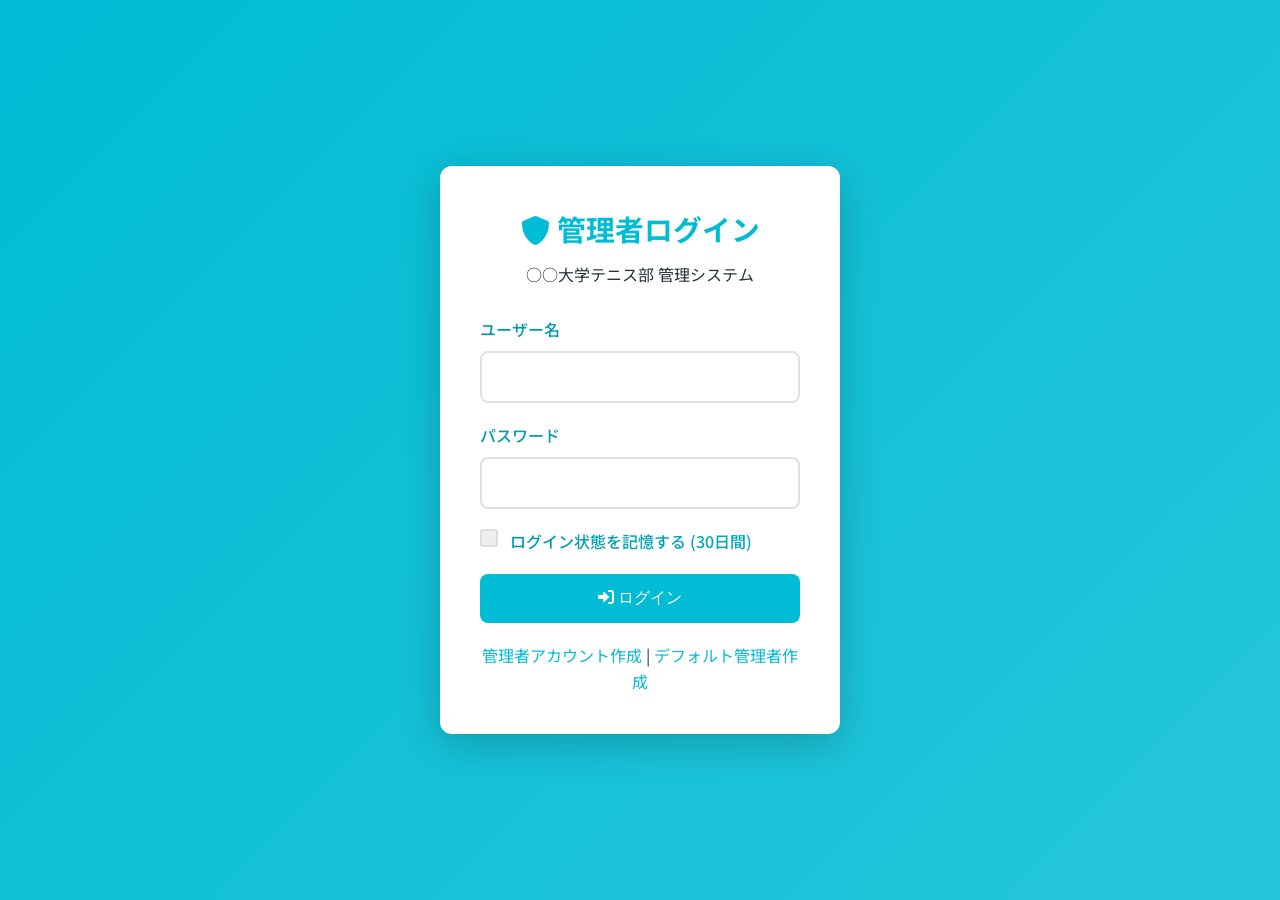
<file: admin-dashboard.html>
<!DOCTYPE html>
<html lang="ja">
<head>
    <meta charset="UTF-8">
    <meta name="viewport" content="width=device-width, initial-scale=1.0">
    <title>管理者ダッシュボード - ○○大学テニス部</title>
    <link rel="stylesheet" href="/style.css">
    <link href="https://fonts.googleapis.com/css2?family=Noto+Sans+JP:wght@300;400;500;700;800&display=swap" rel="stylesheet">
    <link href="https://cdnjs.cloudflare.com/ajax/libs/font-awesome/6.0.0/css/all.min.css" rel="stylesheet">
    <style>
        body {
            margin: 0;
            background-color: #f5f5f5;
        }
        .admin-header {
            background: #00bcd4;
            color: white;
            padding: 15px 20px;
            display: flex;
            justify-content: space-between;
            align-items: center;
            box-shadow: 0 2px 4px rgba(0,0,0,0.1);
        }
        .admin-title {
            font-size: 1.5rem;
            font-weight: 600;
        }
        .logout-btn {
            background: rgba(255,255,255,0.2);
            border: none;
            color: white;
            padding: 8px 16px;
            border-radius: 6px;
            cursor: pointer;
            text-decoration: none;
        }
        .logout-btn:hover {
            background: rgba(255,255,255,0.3);
        }
        .dashboard-container {
            max-width: 1200px;
            margin: 20px auto;
            padding: 0 20px;
        }
        .stats-grid {
            display: grid;
            grid-template-columns: repeat(auto-fit, minmax(280px, 1fr));
            gap: 20px;
            margin-bottom: 30px;
        }
        .stat-card {
            background: white;
            padding: 25px;
            border-radius: 12px;
            box-shadow: 0 2px 10px rgba(0,0,0,0.1);
            text-align: center;
        }
        .stat-number {
            font-size: 2.5rem;
            font-weight: 700;
            color: #00bcd4;
            margin: 10px 0;
        }
        .stat-label {
            color: #666;
            font-size: 1rem;
        }
        .section {
            background: white;
            border-radius: 12px;
            padding: 25px;
            margin-bottom: 20px;
            box-shadow: 0 2px 10px rgba(0,0,0,0.1);
        }
        .section-title {
            font-size: 1.3rem;
            font-weight: 600;
            color: #333;
            margin-bottom: 20px;
            padding-bottom: 10px;
            border-bottom: 2px solid #00bcd4;
        }
        .contact-list {
            max-height: 400px;
            overflow-y: auto;
        }
        .contact-item {
            padding: 15px;
            border-bottom: 1px solid #eee;
            display: flex;
            justify-content: space-between;
            align-items: center;
        }
        .contact-info {
            flex: 1;
        }
        .contact-name {
            font-weight: 600;
            color: #333;
        }
        .contact-email {
            color: #666;
            font-size: 0.9rem;
        }
        .contact-date {
            color: #999;
            font-size: 0.8rem;
        }
        .status-badge {
            padding: 4px 8px;
            border-radius: 12px;
            font-size: 0.8rem;
            font-weight: 500;
        }
        .status-unread {
            background: #ffebee;
            color: #c62828;
        }
        .status-read {
            background: #e8f5e9;
            color: #2e7d32;
        }
        .loading {
            text-align: center;
            color: #666;
            padding: 40px;
        }
        .error {
            color: #f44336;
            background: #ffebee;
            padding: 15px;
            border-radius: 8px;
            margin: 10px 0;
        }
    </style>
</head>
<body>
    <div class="admin-header">
        <div class="admin-title">
            <i class="fas fa-tachometer-alt"></i> 管理者ダッシュボード
        </div>
        <button class="logout-btn" id="logout-btn">
            <i class="fas fa-sign-out-alt"></i> ログアウト
        </button>
    </div>

    <div class="dashboard-container">
        <!-- 統計情報 -->
        <div class="stats-grid" id="stats-grid">
            <div class="stat-card">
                <div class="stat-number" id="total-contacts">-</div>
                <div class="stat-label">総お問い合わせ</div>
            </div>
            <div class="stat-card">
                <div class="stat-number" id="unread-contacts">-</div>
                <div class="stat-label">未読お問い合わせ</div>
            </div>
            <div class="stat-card">
                <div class="stat-number" id="today-contacts">-</div>
                <div class="stat-label">今日のお問い合わせ</div>
            </div>
            <div class="stat-card">
                <div class="stat-number" id="total-posts">-</div>
                <div class="stat-label">SNS投稿数</div>
            </div>
        </div>

        <!-- お問い合わせ一覧 -->
        <div class="section">
            <div class="section-title">
                <i class="fas fa-envelope"></i> 最近のお問い合わせ
            </div>
            <div id="contact-list" class="contact-list">
                <div class="loading">読み込み中...</div>
            </div>
        </div>

        <!-- SNS投稿一覧 -->
        <div class="section">
            <div class="section-title">
                <i class="fas fa-share-alt"></i> 最近のSNS投稿
            </div>
            <div id="sns-list">
                <div class="loading">読み込み中...</div>
            </div>
        </div>
    </div>

    <script>
        let token = null; // グローバルトークン変数を宣言

        // 認証チェック
        function checkAuth() {
            console.log('🔍 認証チェック開始');
            token = localStorage.getItem('adminToken');
            console.log('保存されたトークン:', token ? token.substring(0, 30) + '...' : 'なし');
            
            if (!token) {
                console.log('❌ トークンがありません - ログインページにリダイレクト');
                alert('ログインが必要です。ログインページに移動します。');
                window.location.href = '/admin-login.html';
                return false;
            }
            
            // トークンの有効性をチェック
            try {
                const tokenPayload = JSON.parse(atob(token.split('.')[1]));
                const currentTime = Math.floor(Date.now() / 1000);
                console.log('トークン有効期限:', new Date(tokenPayload.exp * 1000));
                console.log('現在時刻:', new Date(currentTime * 1000));
                
                if (tokenPayload.exp < currentTime) {
                    console.log('❌ トークンが期限切れです');
                    alert('ログインの有効期限が切れました。再ログインしてください。');
                    logout();
                    return false;
                }
                
                console.log('✅ トークンは有効です');
                return true;
            } catch (error) {
                console.error('❌ トークン解析エラー:', error);
                alert('認証エラーが発生しました。再ログインしてください。');
                logout();
                return false;
            }
        }        
        
        // ログアウト
        function logout() {
            // すべてのログイン関連情報を削除
            localStorage.removeItem('adminToken');
            localStorage.removeItem('adminCredentials');
            console.log('ログアウト - すべてのログイン情報を削除しました');
            window.location.href = '/admin-login.html';
        }

        // ページ初期化
        function initializePage() {
            console.log('📄 ダッシュボードページ初期化開始');
            try {
                if (checkAuth()) {
                    console.log('✅ 認証OK - データ読み込み開始');
                    loadDashboardData();
                } else {
                    console.log('❌ 認証NG - 処理中断');
                }
            } catch (error) {
                console.error('💥 ページ初期化エラー:', error);
                document.getElementById('contact-list').innerHTML = `
                    <div class="error">
                        ページ初期化エラー: ${error.message}<br>
                        <a href="/admin-login.html" style="color: #ff5722;">ログインページに戻る</a>
                    </div>
                `;
            }
        }

        // イベントリスナーを追加
        function setupEventListeners() {
            // ログアウトボタンのイベントリスナー
            const logoutBtn = document.getElementById('logout-btn');
            if (logoutBtn) {
                logoutBtn.addEventListener('click', function() {
                    logout();
                });
            }
        }

        // ダッシュボードデータ読み込み
        async function loadDashboardData() {
            try {
                console.log('🔄 ダッシュボードデータを読み込み中...');
                console.log('🎟️ 使用するトークン:', token ? token.substring(0, 20) + '...' : 'なし');
                
                const response = await fetch('/api/admin/dashboard', {
                    headers: {
                        'Authorization': `Bearer ${token}`,
                        'Content-Type': 'application/json'
                    }
                });

                console.log('📊 Response status:', response.status);
                console.log('📋 Response headers:', Object.fromEntries(response.headers.entries()));
                
                if (response.status === 401) {
                    console.log('❌ 認証エラー (401) - トークンを再取得して再試行');
                    // トークンを削除して再ログインを促す
                    localStorage.removeItem('adminToken');
                    document.getElementById('contact-list').innerHTML = `
                        <div class="error">
                            認証の有効期限が切れました<br>
                            <a href="/admin-login.html">再ログインしてください</a>
                        </div>
                    `;
                    document.getElementById('sns-list').innerHTML = `
                        <div class="error">
                            認証の有効期限が切れました<br>
                            <a href="/admin-login.html">再ログインしてください</a>
                        </div>
                    `;
                    return;
                }

                const data = await response.json();
                console.log('📊 受信データ全体:', JSON.stringify(data, null, 2));
                console.log('👥 お問い合わせ統計:', data.data?.contacts);
                console.log('📧 最新お問い合わせ:', data.data?.recent_contacts);

                if (data.success) {
                    // 統計情報を更新
                    document.getElementById('total-contacts').textContent = data.data.contacts?.total || 0;
                    document.getElementById('unread-contacts').textContent = data.data.contacts?.unread || 0;
                    document.getElementById('today-contacts').textContent = data.data.contacts?.today || 0;
                    document.getElementById('total-posts').textContent = data.data.sns?.total_posts || 0;

                    // お問い合わせ一覧を更新
                    const contactList = document.getElementById('contact-list');
                    console.log('📧 受信したお問い合わせデータ:', data.data.recent_contacts);
                    
                    if (data.data.recent_contacts && data.data.recent_contacts.length > 0) {
                        // 各お問い合わせの詳細をログ出力
                        data.data.recent_contacts.forEach(contact => {
                            console.log(`お問い合わせ ${contact.id}:`, {
                                name: contact.name,
                                email: contact.email,
                                subject: contact.subject,
                                message: contact.message,
                                status: contact.status,
                                created_at: contact.created_at
                            });
                        });
                        
                        contactList.innerHTML = data.data.recent_contacts.map(contact => `
                            <div class="contact-item clickable-contact" data-contact-id="${contact.id}" data-status="${contact.status}" style="cursor: pointer; padding: 10px; margin-bottom: 10px; border-radius: 8px; transition: background-color 0.2s;">
                                <div class="contact-info">
                                    <div class="contact-name">${contact.name}</div>
                                    <div class="contact-email">${contact.email}</div>
                                    <div class="contact-date">${new Date(contact.created_at).toLocaleString('ja-JP')}</div>
                                </div>
                                <div class="status-badge status-${contact.status}" id="status-${contact.id}">
                                    ${contact.status === 'unread' ? '未読' : contact.status === 'read' ? '既読' : '返信済み'}
                                </div>
                                <div class="contact-details" id="details-${contact.id}" style="display: none; margin-top: 10px; padding-top: 10px; border-top: 1px solid #eee;">
                                    ${contact.subject ? `<div class="contact-subject" style="margin-bottom: 8px;"><strong>件名:</strong> ${contact.subject}</div>` : ''}
                                    <div class="contact-message" style="background: #f8f9fa; padding: 10px; border-radius: 4px; white-space: pre-wrap; font-size: 0.9em; line-height: 1.4;">
                                        <strong>メッセージ:</strong><br>
                                        ${contact.message || 'メッセージなし'}
                                    </div>
                                </div>
                            </div>
                        `).join('');
                        
                        // イベントリスナーを追加
                        document.querySelectorAll('.clickable-contact').forEach(item => {
                            item.addEventListener('click', function() {
                                const contactId = this.getAttribute('data-contact-id');
                                const status = this.getAttribute('data-status');
                                console.log('📱 お問い合わせクリック:', contactId, status);
                                toggleContactDetails(contactId, status);
                            });
                            
                            // ホバー効果
                            item.addEventListener('mouseenter', function() {
                                this.style.backgroundColor = '#f8f9fa';
                            });
                            
                            item.addEventListener('mouseleave', function() {
                                this.style.backgroundColor = '';
                            });
                        });
                        
                    } else {
                        contactList.innerHTML = '<div class="loading">お問い合わせはありません<br><a href="/api/admin/create-test-data" target="_blank" style="color: #00bcd4;">テストデータを作成</a></div>';
                    }

                    // SNS投稿一覧を更新
                    const snsList = document.getElementById('sns-list');
                    if (data.data.recent_posts && data.data.recent_posts.length > 0) {
                        snsList.innerHTML = data.data.recent_posts.map(post => `
                            <div class="contact-item">
                                <div class="contact-info">
                                    <div class="contact-name">${post.platform.toUpperCase()}</div>
                                    <div class="contact-email">${post.content.substring(0, 100)}...</div>
                                    <div class="contact-date">${new Date(post.created_at).toLocaleString('ja-JP')}</div>
                                </div>
                                <div class="status-badge status-read">
                                    ❤️ ${post.likes_count} 💬 ${post.comments_count}
                                </div>
                            </div>
                        `).join('');
                    } else {
                        snsList.innerHTML = '<div class="loading">SNS投稿はありません<br><a href="/api/admin/create-test-data" target="_blank" style="color: #00bcd4;">テストデータを作成</a></div>';
                    }

                } else {
                    throw new Error(data.error || 'データの読み込みに失敗しました');
                }
            } catch (error) {
                console.error('ダッシュボード読み込みエラー:', error);
                const errorMessage = `<div class="error">データの読み込みに失敗しました<br>
                    エラー: ${error.message}<br>
                    <a href="/api/admin/create-test-data" target="_blank" style="color: #00bcd4;">テストデータを作成</a><br>
                    <a href="/api/admin/debug" target="_blank" style="color: #00bcd4;">デバッグ情報を確認</a><br>
                    <a href="/admin-login.html" style="color: #ff5722;">再ログイン</a>
                </div>`;
                document.getElementById('contact-list').innerHTML = errorMessage;
                document.getElementById('sns-list').innerHTML = errorMessage;
            }
        }

        // お問い合わせ詳細の表示/非表示を切り替え
        function toggleContactDetails(contactId, currentStatus) {
            console.log(`🔍 toggleContactDetails called: contactId=${contactId}, status=${currentStatus}`);
            
            const detailsElement = document.getElementById(`details-${contactId}`);
            const statusElement = document.getElementById(`status-${contactId}`);
            
            console.log('詳細要素:', detailsElement);
            console.log('ステータス要素:', statusElement);
            console.log('現在の表示状態:', detailsElement ? detailsElement.style.display : 'element not found');
            
            if (detailsElement) {
                if (detailsElement.style.display === 'none' || detailsElement.style.display === '') {
                    // 詳細を表示
                    detailsElement.style.display = 'block';
                    console.log('✅ 詳細を表示しました');
                    
                    // 未読の場合は既読にする
                    if (currentStatus === 'unread') {
                        console.log('📖 未読のため既読にマークします');
                        markAsRead(contactId);
                    }
                } else {
                    // 詳細を非表示
                    detailsElement.style.display = 'none';
                    console.log('❌ 詳細を非表示にしました');
                }
            } else {
                console.error('❌ 詳細要素が見つかりません:', `details-${contactId}`);
            }
        }

        // お問い合わせを既読にマーク
        function markAsRead(contactId) {
            console.log(`📖 お問い合わせ ${contactId} を既読にマーク中...`);
            console.log('使用するトークン:', token ? token.substring(0, 30) + '...' : 'なし');
            
            fetch('/api/admin/mark-contact-read', {
                method: 'POST',
                headers: {
                    'Content-Type': 'application/json',
                    'Authorization': `Bearer ${token}`
                },
                body: JSON.stringify({ contactId: contactId })
            })
            .then(response => {
                console.log('📨 既読マーク APIレスポンス status:', response.status);
                return response.json();
            })
            .then(data => {
                console.log('📊 既読マーク APIレスポンス data:', data);
                if (data.success) {
                    console.log('✅ 既読マーク成功');
                    // UIを更新
                    const statusElement = document.getElementById(`status-${contactId}`);
                    if (statusElement) {
                        statusElement.textContent = '既読';
                        statusElement.className = 'status-badge status-read';
                        console.log('✅ UI更新完了');
                    } else {
                        console.error('❌ ステータス要素が見つかりません:', `status-${contactId}`);
                    }
                    // 統計を更新
                    setTimeout(() => {
                        console.log('🔄 統計データを再読み込み中...');
                        loadDashboardData();
                    }, 1000);
                } else {
                    console.error('❌ 既読マーク失敗:', data.error);
                    alert('既読マークに失敗しました: ' + (data.error || '不明なエラー'));
                }
            })
            .catch(error => {
                console.error('💥 既読マーク中にエラー:', error);
                alert('ネットワークエラーが発生しました');
            });
        }

        // ページ読み込み時にデータを取得
        console.log('🚀 ダッシュボードページが読み込まれました');
        
        // DOM読み込み完了を待つ
        if (document.readyState === 'loading') {
            document.addEventListener('DOMContentLoaded', function() {
                console.log('📋 DOM読み込み完了 - 初期化開始');
                setupEventListeners();
                initializePage();
            });
        } else {
            console.log('📋 DOM既に読み込み済み - 即座に初期化');
            setupEventListeners();
            initializePage();
        }

        // 30秒ごとにデータを更新
        setInterval(() => {
            if (token) {
                console.log('🔄 定期更新実行');
                loadDashboardData();
            }
        }, 30000);
    </script>
</body>
</html>
</file>
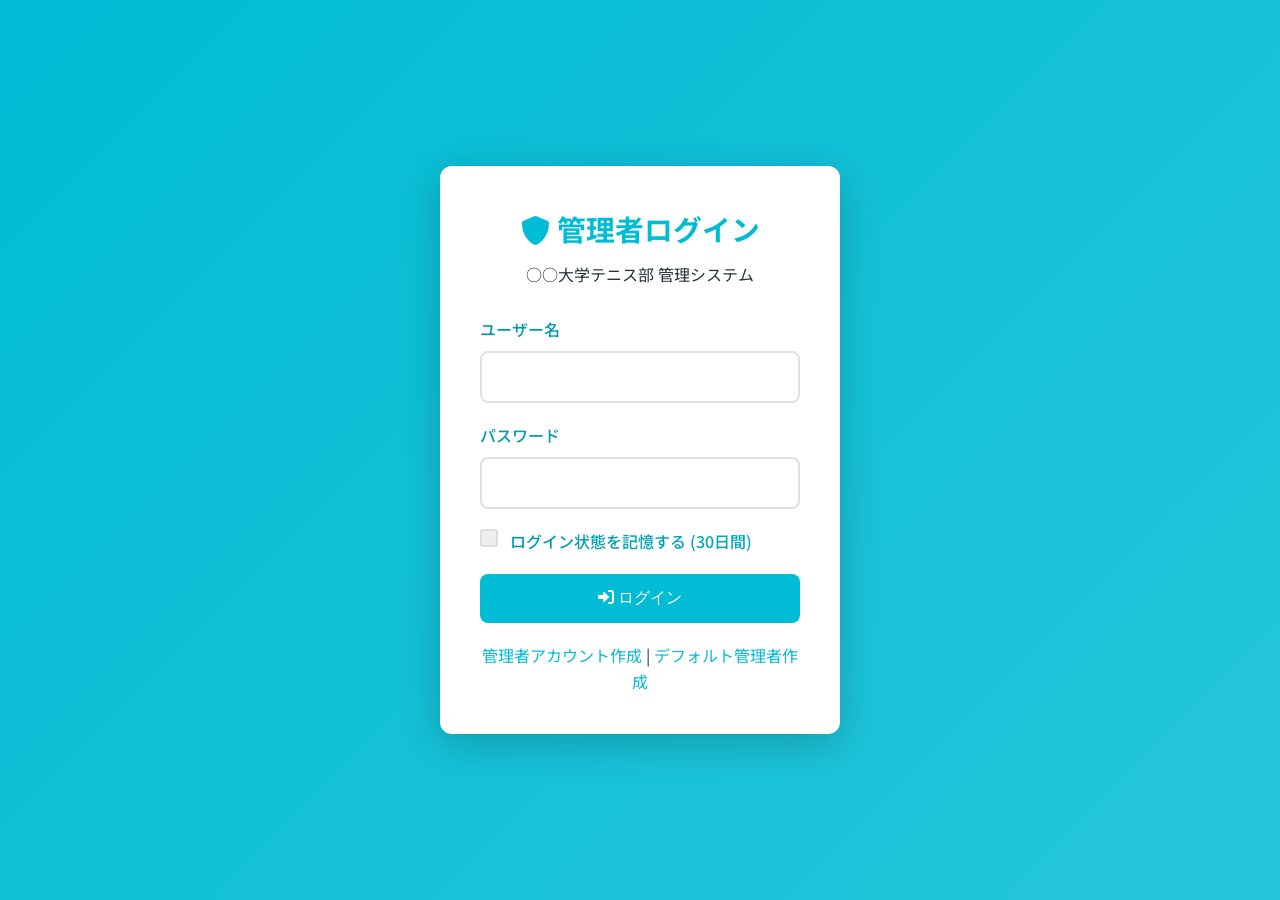
<file: admin-login.html>
<!DOCTYPE html>
<html lang="ja">
<head>
    <meta charset="UTF-8">
    <meta name="viewport" content="width=device-width, initial-scale=1.0">
    <title>管理者ページ - ○○大学テニス部</title>
    <link rel="stylesheet" href="/style.css">
    <link href="https://fonts.googleapis.com/css2?family=Noto+Sans+JP:wght@300;400;500;700;800&display=swap" rel="stylesheet">
    <link href="https://cdnjs.cloudflare.com/ajax/libs/font-awesome/6.0.0/css/all.min.css" rel="stylesheet">
    <style>
        .admin-container {
            min-height: 100vh;
            display: flex;
            justify-content: center;
            align-items: center;
            background: linear-gradient(135deg, #00bcd4, #26c6da);
            padding: 20px;
        }
        .admin-card {
            background: white;
            padding: 40px;
            border-radius: 12px;
            box-shadow: 0 10px 40px rgba(0,0,0,0.2);
            width: 100%;
            max-width: 400px;
        }
        .admin-header {
            text-align: center;
            margin-bottom: 30px;
        }
        .admin-header h1 {
            color: #00bcd4;
            font-size: 1.8rem;
            margin-bottom: 10px;
        }
        .form-group {
            margin-bottom: 20px;
        }
        .form-group label {
            display: block;
            margin-bottom: 8px;
            font-weight: 500;
            color: #333;
        }
        .form-group input {
            width: 100%;
            padding: 12px;
            border: 2px solid #e0e0e0;
            border-radius: 8px;
            font-size: 16px;
            transition: border-color 0.3s;
        }
        .form-group input:focus {
            outline: none;
            border-color: #00bcd4;
        }
        .btn-admin {
            width: 100%;
            padding: 14px;
            background: #00bcd4;
            color: white;
            border: none;
            border-radius: 8px;
            font-size: 16px;
            font-weight: 500;
            cursor: pointer;
            transition: background-color 0.3s;
        }
        .btn-admin:hover {
            background: #00acc1;
        }
        .error-message {
            color: #f44336;
            background: #ffebee;
            padding: 12px;
            border-radius: 8px;
            margin-bottom: 20px;
            display: none;
        }
        .success-message {
            color: #4caf50;
            background: #e8f5e9;
            padding: 12px;
            border-radius: 8px;
            margin-bottom: 20px;
            display: none;
        }
        .create-admin-link {
            text-align: center;
            margin-top: 20px;
        }
        .create-admin-link a {
            color: #00bcd4;
            text-decoration: none;
        }
        .create-admin-link a:hover {
            text-decoration: underline;
        }

        .checkbox-container {
            display: block;
            position: relative;
            padding-left: 30px;
            margin: 15px 0;
            cursor: pointer;
            font-size: 14px;
            color: #555;
            user-select: none;
        }

        .checkbox-container input {
            position: absolute;
            opacity: 0;
            cursor: pointer;
        }

        .checkmark {
            position: absolute;
            top: 0;
            left: 0;
            height: 18px;
            width: 18px;
            background-color: #eee;
            border: 2px solid #ddd;
            border-radius: 3px;
            transition: all 0.3s ease;
        }

        .checkbox-container:hover input ~ .checkmark {
            background-color: #f0f0f0;
            border-color: #00bcd4;
        }

        .checkbox-container input:checked ~ .checkmark {
            background-color: #00bcd4;
            border-color: #00bcd4;
        }

        .checkmark:after {
            content: "";
            position: absolute;
            display: none;
        }

        .checkbox-container input:checked ~ .checkmark:after {
            display: block;
        }

        .checkbox-container .checkmark:after {
            left: 5px;
            top: 1px;
            width: 6px;
            height: 10px;
            border: solid white;
            border-width: 0 2px 2px 0;
            transform: rotate(45deg);
        }
    </style>
</head>
<body>
    <div class="admin-container">
        <div class="admin-card">
            <div class="admin-header">
                <h1><i class="fas fa-shield-alt"></i> 管理者ログイン</h1>
                <p>○○大学テニス部 管理システム</p>
            </div>

            <div id="error-message" class="error-message"></div>
            <div id="success-message" class="success-message"></div>

            <!-- ログインフォーム -->
            <div id="login-form">
                <form id="adminLoginForm">
                    <div class="form-group">
                        <label for="username">ユーザー名</label>
                        <input type="text" id="username" name="username" required>
                    </div>
                    <div class="form-group">
                        <label for="password">パスワード</label>
                        <input type="password" id="password" name="password" required>
                    </div>
                    <div class="form-group">
                        <label class="checkbox-container">
                            <input type="checkbox" id="remember-me" name="rememberMe">
                            <span class="checkmark"></span>
                            ログイン状態を記憶する (30日間)
                        </label>
                    </div>
                    <button type="submit" class="btn-admin">
                        <i class="fas fa-sign-in-alt"></i> ログイン
                    </button>
                </form>
                <div class="create-admin-link">
                    <a href="#" id="show-create-form">管理者アカウント作成</a> | 
                    <a href="#" id="create-default-admin">デフォルト管理者作成</a>
                </div>
            </div>

            <!-- 管理者作成フォーム -->
            <div id="create-form" style="display: none;">
                <form id="adminCreateForm">
                    <div class="form-group">
                        <label for="new-username">ユーザー名</label>
                        <input type="text" id="new-username" name="username" required>
                    </div>
                    <div class="form-group">
                        <label for="new-password">パスワード</label>
                        <input type="password" id="new-password" name="password" required>
                    </div>
                    <div class="form-group">
                        <label for="new-email">メールアドレス</label>
                        <input type="email" id="new-email" name="email" required>
                    </div>
                    <button type="submit" class="btn-admin">
                        <i class="fas fa-user-plus"></i> アカウント作成
                    </button>
                </form>
                <div class="create-admin-link">
                    <a href="#" id="show-login-form">ログインに戻る</a>
                </div>
            </div>
        </div>
    </div>

    <script>
        // ページ読み込み時に保存されたログイン情報をチェック
        document.addEventListener('DOMContentLoaded', function() {
            checkSavedLogin();
        });

        // 保存されたログイン情報をチェック
        function checkSavedLogin() {
            const savedCredentials = localStorage.getItem('adminCredentials');
            const adminToken = localStorage.getItem('adminToken');
            
            if (savedCredentials && adminToken) {
                try {
                    const credentials = JSON.parse(savedCredentials);
                    
                    // トークンの有効性をチェック
                    const tokenPayload = JSON.parse(atob(adminToken.split('.')[1]));
                    const currentTime = Math.floor(Date.now() / 1000);
                    
                    if (tokenPayload.exp > currentTime) {
                        // 有効なトークンがある場合は自動ログイン
                        showSuccess(`保存されたアカウント（${credentials.username}）で自動ログインしています...`);
                        setTimeout(() => {
                            window.location.href = '/admin-dashboard.html';
                        }, 1000);
                        return;
                    }
                } catch (error) {
                    console.log('保存されたログイン情報に問題があります:', error);
                }
            }
            
            // 保存されたフォーム情報を復元
            if (savedCredentials) {
                try {
                    const credentials = JSON.parse(savedCredentials);
                    document.getElementById('username').value = credentials.username;
                    document.getElementById('remember-me').checked = true;
                } catch (error) {
                    console.log('保存された認証情報の復元に失敗:', error);
                }
            }
        }

        // フォーム切り替え
        document.getElementById('show-create-form').addEventListener('click', function(e) {
            e.preventDefault();
            document.getElementById('login-form').style.display = 'none';
            document.getElementById('create-form').style.display = 'block';
            clearMessages();
        });

        document.getElementById('show-login-form').addEventListener('click', function(e) {
            e.preventDefault();
            document.getElementById('create-form').style.display = 'none';
            document.getElementById('login-form').style.display = 'block';
            clearMessages();
        });

        // メッセージをクリア
        function clearMessages() {
            document.getElementById('error-message').style.display = 'none';
            document.getElementById('success-message').style.display = 'none';
        }

        // エラーメッセージ表示
        function showError(message) {
            const errorDiv = document.getElementById('error-message');
            errorDiv.textContent = message;
            errorDiv.style.display = 'block';
            document.getElementById('success-message').style.display = 'none';
        }

        // 成功メッセージ表示
        function showSuccess(message) {
            const successDiv = document.getElementById('success-message');
            successDiv.textContent = message;
            successDiv.style.display = 'block';
            document.getElementById('error-message').style.display = 'none';
        }

        // ログインフォーム送信
        document.getElementById('adminLoginForm').addEventListener('submit', async function(e) {
            e.preventDefault();
            clearMessages();

            const formData = new FormData(e.target);
            const loginData = {
                username: formData.get('username'),
                password: formData.get('password')
            };
            
            const rememberMe = document.getElementById('remember-me').checked;
            console.log('🔐 ログイン送信:', { username: loginData.username, rememberMe });

            try {
                const response = await fetch('/api/admin/login', {
                    method: 'POST',
                    headers: {
                        'Content-Type': 'application/json',
                    },
                    body: JSON.stringify(loginData)
                });

                console.log('📡 レスポンス受信:', response.status, response.statusText);
                const result = await response.json();
                console.log('📄 レスポンスデータ:', result);

                if (result.success) {
                    // トークンを確認
                    const token = result.token || (result.data && result.data.token);
                    console.log('🎟️ 受信トークン:', token ? '取得成功' : '取得失敗');
                    
                    if (!token) {
                        throw new Error('トークンが取得できませんでした');
                    }
                    
                    showSuccess('ログイン成功！ダッシュボードに移動します...');
                    localStorage.setItem('adminToken', token);
                    console.log('💾 トークン保存完了');
                    
                    // ログイン記憶機能
                    if (rememberMe) {
                        const credentialsToSave = {
                            username: loginData.username,
                            savedAt: new Date().toISOString()
                        };
                        localStorage.setItem('adminCredentials', JSON.stringify(credentialsToSave));
                        console.log('🧠 ログイン情報を記憶しました');
                    } else {
                        // チェックが外れている場合は保存された情報を削除
                        localStorage.removeItem('adminCredentials');
                        console.log('🗑️ 保存されたログイン情報を削除しました');
                    }
                    
                    setTimeout(() => {
                        console.log('🚀 ダッシュボードにリダイレクト');
                        window.location.href = '/admin-dashboard.html';
                    }, 1000);
                } else {
                    console.error('❌ ログイン失敗:', result);
                    showError(result.error || 'ログインに失敗しました');
                }
            } catch (error) {
                console.error('💥 通信エラー:', error);
                showError('通信エラーが発生しました: ' + error.message);
            }
        });

        // アカウント作成フォーム送信
        document.getElementById('adminCreateForm').addEventListener('submit', async function(e) {
            e.preventDefault();
            clearMessages();

            const formData = new FormData(e.target);
            const createData = {
                username: formData.get('username'),
                password: formData.get('password'),
                email: formData.get('email')
            };

            try {
                const response = await fetch('/api/admin/setup', {
                    method: 'POST',
                    headers: {
                        'Content-Type': 'application/json',
                    },
                    body: JSON.stringify(createData)
                });

                const result = await response.json();

                if (result.success) {
                    showSuccess('管理者アカウントが作成されました！ログインしてください。');
                    setTimeout(() => {
                        document.getElementById('create-form').style.display = 'none';
                        document.getElementById('login-form').style.display = 'block';
                    }, 2000);
                } else {
                    showError(result.error || 'アカウント作成に失敗しました');
                }
            } catch (error) {
                showError('通信エラーが発生しました');
                console.error('Create error:', error);
            }
        });

        // デフォルト管理者作成
        document.getElementById('create-default-admin').addEventListener('click', async function(e) {
            e.preventDefault();
            clearMessages();
            
            if (!confirm('デフォルト管理者アカウントを作成しますか？\n（ユーザー名: admin, パスワード: tennis123）')) {
                return;
            }
            
            try {
                const response = await fetch('/api/admin/create-default-admin');
                const result = await response.json();
                
                if (result.success) {
                    showSuccess(`管理者アカウントを作成しました！\nユーザー名: ${result.credentials.username}\nパスワード: ${result.credentials.password}\n\n自動的にログインします...`);
                    
                    // 自動ログイン
                    setTimeout(async () => {
                        try {
                            const loginResponse = await fetch('/api/admin/login', {
                                method: 'POST',
                                headers: {
                                    'Content-Type': 'application/json',
                                },
                                body: JSON.stringify({
                                    username: result.credentials.username,
                                    password: result.credentials.password
                                })
                            });
                            
                            const loginResult = await loginResponse.json();
                            
                            if (loginResult.success) {
                                localStorage.setItem('adminToken', loginResult.token);
                                window.location.href = '/admin-dashboard.html';
                            }
                        } catch (error) {
                            console.error('自動ログインエラー:', error);
                        }
                    }, 2000);
                } else {
                    showError(result.error || 'アカウント作成に失敗しました');
                }
            } catch (error) {
                console.error('デフォルト管理者作成エラー:', error);
                showError('サーバーエラーが発生しました');
            }
        });
    </script>
</body>
</html>
</file>
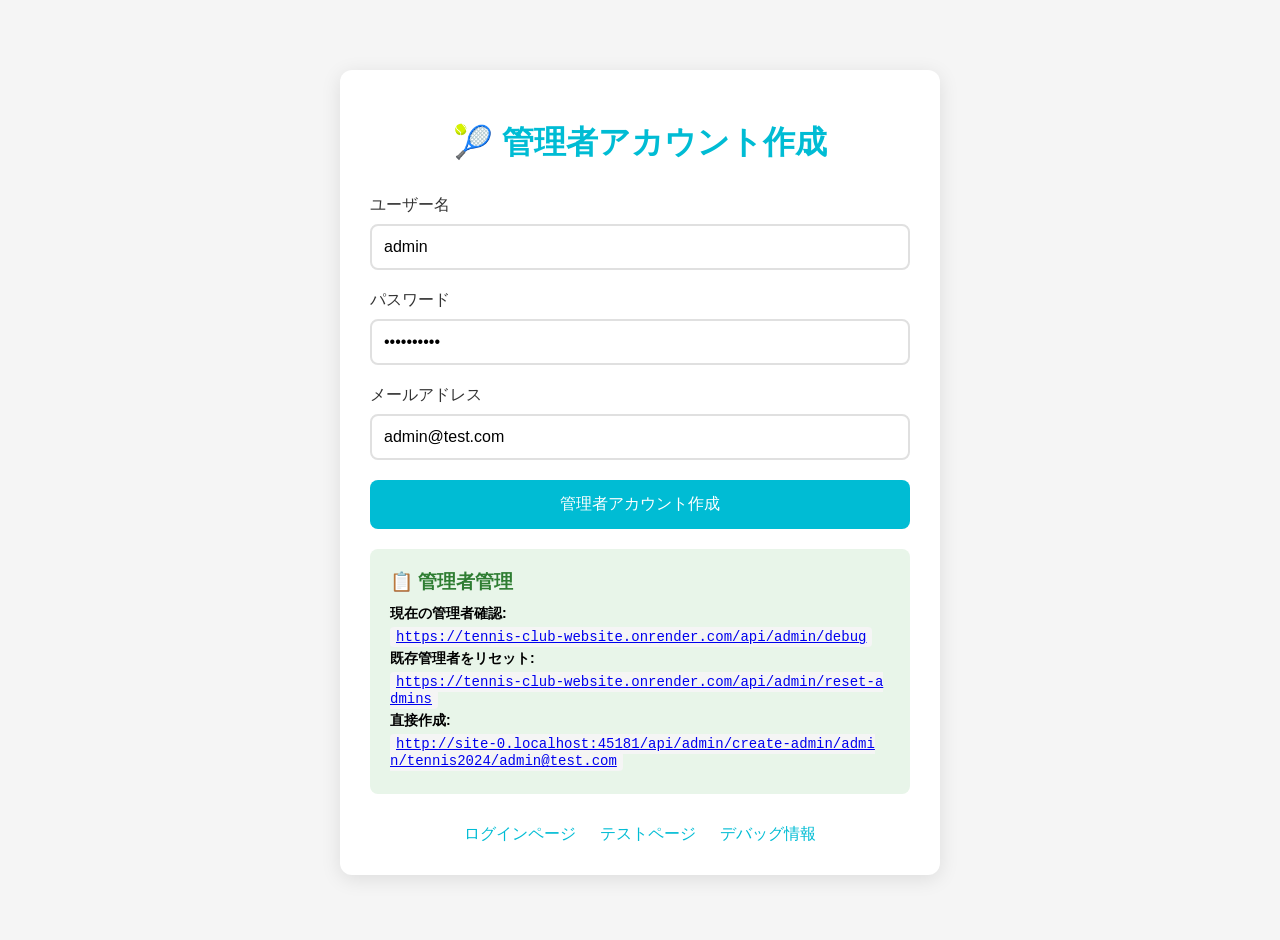
<file: admin-setup.html>
<!DOCTYPE html>
<html lang="ja">
<head>
    <meta charset="UTF-8">
    <meta name="viewport" content="width=device-width, initial-scale=1.0">
    <title>簡単管理者作成 - ○○大学テニス部</title>
    <style>
        body {
            font-family: Arial, sans-serif;
            max-width: 600px;
            margin: 50px auto;
            padding: 20px;
            background: #f5f5f5;
        }
        .container {
            background: white;
            padding: 30px;
            border-radius: 12px;
            box-shadow: 0 4px 20px rgba(0,0,0,0.1);
        }
        h1 {
            text-align: center;
            color: #00bcd4;
            margin-bottom: 30px;
        }
        .form-group {
            margin-bottom: 20px;
        }
        label {
            display: block;
            margin-bottom: 8px;
            font-weight: 500;
            color: #333;
        }
        input[type="text"],
        input[type="password"],
        input[type="email"] {
            width: 100%;
            padding: 12px;
            border: 2px solid #e0e0e0;
            border-radius: 8px;
            font-size: 16px;
            box-sizing: border-box;
        }
        input:focus {
            outline: none;
            border-color: #00bcd4;
        }
        .btn {
            width: 100%;
            padding: 14px;
            background: #00bcd4;
            color: white;
            border: none;
            border-radius: 8px;
            font-size: 16px;
            font-weight: 500;
            cursor: pointer;
            transition: background-color 0.3s;
        }
        .btn:hover {
            background: #00acc1;
        }
        .links {
            text-align: center;
            margin-top: 30px;
        }
        .links a {
            color: #00bcd4;
            text-decoration: none;
            margin: 0 10px;
        }
        .links a:hover {
            text-decoration: underline;
        }
        .quick-links {
            background: #e8f5e9;
            padding: 20px;
            border-radius: 8px;
            margin-top: 20px;
        }
        .quick-links h3 {
            margin: 0 0 10px 0;
            color: #2e7d32;
        }
        .quick-links p {
            margin: 5px 0;
            font-size: 14px;
        }
        .quick-links code {
            background: #f5f5f5;
            padding: 2px 6px;
            border-radius: 4px;
            font-family: monospace;
            word-break: break-all;
        }
    </style>
</head>
<body>
    <div class="container">
        <h1>🎾 管理者アカウント作成</h1>
        
        <form action="/api/admin/setup" method="POST">
            <div class="form-group">
                <label for="username">ユーザー名</label>
                <input type="text" id="username" name="username" value="admin" required>
            </div>
            
            <div class="form-group">
                <label for="password">パスワード</label>
                <input type="password" id="password" name="password" value="tennis2024" required>
            </div>
            
            <div class="form-group">
                <label for="email">メールアドレス</label>
                <input type="email" id="email" name="email" value="admin@test.com" required>
            </div>
            
            <button type="submit" class="btn">管理者アカウント作成</button>
        </form>
        
        <div class="quick-links">
            <h3>📋 管理者管理</h3>
            <p><strong>現在の管理者確認:</strong></p>
            <p><code><a href="/api/admin/debug" target="_blank">https://tennis-club-website.onrender.com/api/admin/debug</a></code></p>
            
            <p><strong>既存管理者をリセット:</strong></p>
            <p><code><a href="/api/admin/reset-admins" target="_blank">https://tennis-club-website.onrender.com/api/admin/reset-admins</a></code></p>
            
            <p><strong>直接作成:</strong></p>
            <p><code><a href="/api/admin/create-admin/admin/tennis2024/admin@test.com" target="_blank" id="quick-url">クイック作成リンク</a></code></p>
        </div>
        
        <div class="links">
            <a href="/admin/login">ログインページ</a>
            <a href="/admin/test">テストページ</a>
            <a href="/api/admin/debug">デバッグ情報</a>
        </div>
    </div>

    <script>
        // フォーム送信を非同期で処理
        document.querySelector('form').addEventListener('submit', async function(e) {
            e.preventDefault();
            
            const formData = new FormData(e.target);
            const data = {
                username: formData.get('username'),
                password: formData.get('password'),
                email: formData.get('email')
            };
            
            try {
                const response = await fetch('/api/admin/setup', {
                    method: 'POST',
                    headers: {
                        'Content-Type': 'application/json',
                    },
                    body: JSON.stringify(data)
                });
                
                const result = await response.json();
                
                if (result.success) {
                    alert('管理者アカウントが作成されました！\nログインページに移動します。');
                    window.location.href = '/admin/login';
                } else {
                    alert('エラー: ' + result.error);
                }
            } catch (error) {
                alert('通信エラー: ' + error.message);
                // フォールバック: 通常のフォーム送信
                e.target.submit();
            }
        });

        // クイックURLを現在のドメインに更新
        const currentDomain = window.location.origin;
        document.getElementById('quick-url').textContent = 
            `${currentDomain}/api/admin/create-admin/admin/tennis2024/admin@test.com`;
    </script>
</body>
</html>
</file>
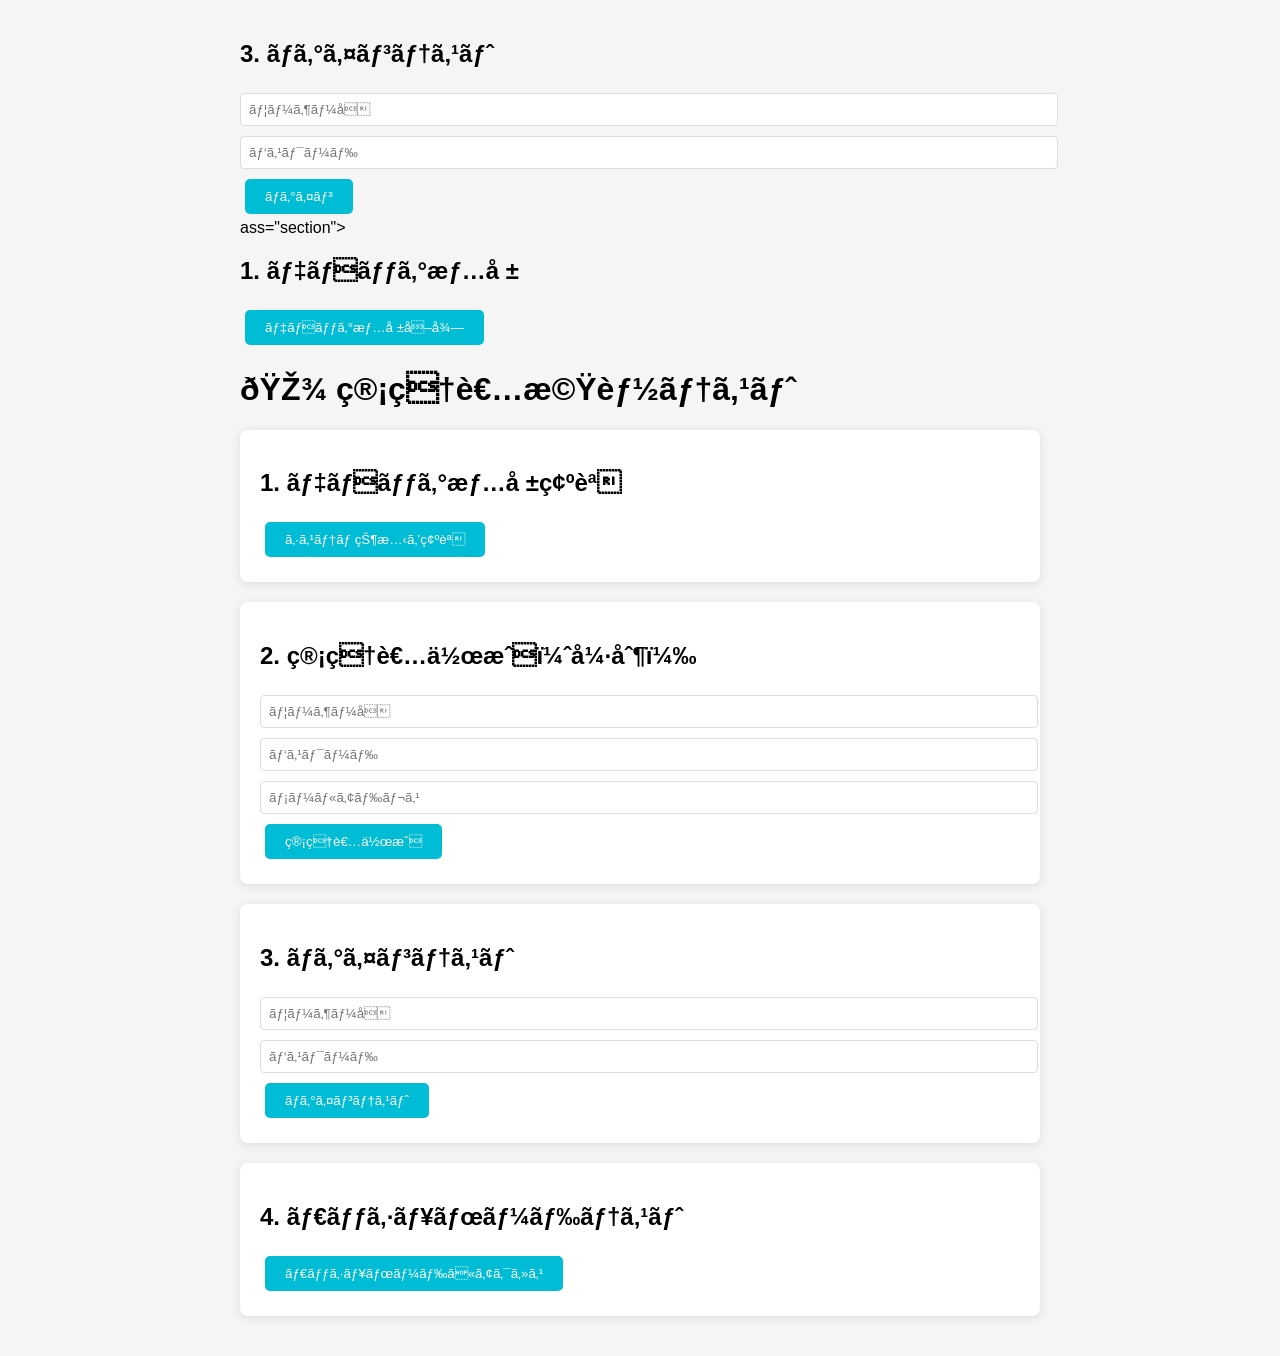
<file: admin-test.html>
<!DOCTYPE html>
<html lang="ja">
<head>
    <meta charset="UT    <!-- デバッグ情報 -->
      <!-- ログインテスト -->
    <div class="section">
        <h2>3. ログインテスト</h2>
        <input type="text" id="login-username" placeholder="ユーザー名">
        <input type="password" id="login-password" placeholder="パスワード">
        <br>
        <button class="btn" id="login-btn">ログイン</button>
        <div id="login-result"></div>
    </div>ass="section">
        <h2>1. デバッグ情報</h2>
        <button class="btn" id="debug-btn">デバッグ情報取得</button>
        <div id="debug-result"></div>
    </div>    <meta name="viewport" content="width=device-width, initial-scale=1.0">
    <title>管理者テスト - ○○大学テニス部</title>
    <style>
        body {
            font-family: Arial, sans-serif;
            max-width: 800px;
            margin: 0 auto;
            padding: 20px;
            background: #f5f5f5;
        }
        .section {
            background: white;
            padding: 20px;
            margin: 20px 0;
            border-radius: 8px;
            box-shadow: 0 2px 10px rgba(0,0,0,0.1);
        }
        .btn {
            background: #00bcd4;
            color: white;
            border: none;
            padding: 10px 20px;
            border-radius: 5px;
            cursor: pointer;
            margin: 5px;
        }
        .btn:hover {
            background: #00acc1;
        }
        input, textarea {
            width: 100%;
            padding: 8px;
            margin: 5px 0;
            border: 1px solid #ddd;
            border-radius: 4px;
        }
        .result {
            background: #e8f5e9;
            border: 1px solid #4caf50;
            padding: 10px;
            border-radius: 4px;
            margin: 10px 0;
            white-space: pre-wrap;
        }
        .error {
            background: #ffebee;
            border: 1px solid #f44336;
            color: #d32f2f;
            padding: 10px;
            border-radius: 4px;
            margin: 10px 0;
        }
    </style>
</head>
<body>
    <h1>🎾 管理者機能テスト</h1>
    
    <!-- デバッグ情報 -->
    <div class="section">
        <h2>1. デバッグ情報確認</h2>
        <button class="btn" onclick="checkDebugInfo()">システム状態を確認</button>
        <div id="debug-result"></div>
    </div>

    <!-- 管理者作成 -->
    <div class="section">
        <h2>2. 管理者作成（強制）</h2>
        <input type="text" id="create-username" placeholder="ユーザー名">
        <input type="password" id="create-password" placeholder="パスワード">
        <input type="email" id="create-email" placeholder="メールアドレス">
        <br>
        <button class="btn" id="force-create-btn">管理者作成</button>
        <div id="create-result"></div>
    </div>

    <!-- ログインテスト -->
    <div class="section">
        <h2>3. ログインテスト</h2>
        <input type="text" id="login-username" placeholder="ユーザー名">
        <input type="password" id="login-password" placeholder="パスワード">
        <br>
        <button class="btn" onclick="testLogin()">ログインテスト</button>
        <div id="login-result"></div>
    </div>

    <!-- ダッシュボードテスト -->
    <div class="section">
        <h2>4. ダッシュボードテスト</h2>
        <button class="btn" id="dashboard-btn">ダッシュボードにアクセス</button>
        <div id="dashboard-result"></div>
    </div>

    <script>
        let currentToken = null;

        // イベントリスナーを設定する関数
        function setupEventListeners() {
            document.getElementById('debug-btn').addEventListener('click', checkDebugInfo);
            document.getElementById('force-create-btn').addEventListener('click', forceCreateAdmin);
            document.getElementById('login-btn').addEventListener('click', testLogin);
            document.getElementById('dashboard-btn').addEventListener('click', testDashboard);
        }

        // ページ読み込み完了時にイベントリスナーを設定
        document.addEventListener('DOMContentLoaded', setupEventListeners);

        async function checkDebugInfo() {
            try {
                const response = await fetch('/api/admin/debug');
                const data = await response.json();
                
                document.getElementById('debug-result').innerHTML = 
                    `<div class="result">${JSON.stringify(data, null, 2)}</div>`;
            } catch (error) {
                document.getElementById('debug-result').innerHTML = 
                    `<div class="error">エラー: ${error.message}</div>`;
            }
        }

        async function forceCreateAdmin() {
            const username = document.getElementById('create-username').value;
            const password = document.getElementById('create-password').value;
            const email = document.getElementById('create-email').value;

            if (!username || !password || !email) {
                document.getElementById('create-result').innerHTML = 
                    `<div class="error">すべてのフィールドを入力してください</div>`;
                return;
            }

            try {
                const response = await fetch('/api/admin/force-create', {
                    method: 'POST',
                    headers: {
                        'Content-Type': 'application/json',
                    },
                    body: JSON.stringify({ username, password, email })
                });

                const data = await response.json();
                
                if (data.success) {
                    document.getElementById('create-result').innerHTML = 
                        `<div class="result">成功: ${data.message}</div>`;
                } else {
                    document.getElementById('create-result').innerHTML = 
                        `<div class="error">エラー: ${data.error}</div>`;
                }
            } catch (error) {
                document.getElementById('create-result').innerHTML = 
                    `<div class="error">通信エラー: ${error.message}</div>`;
            }
        }

        async function testLogin() {
            const username = document.getElementById('login-username').value;
            const password = document.getElementById('login-password').value;

            try {
                const response = await fetch('/api/admin/login', {
                    method: 'POST',
                    headers: {
                        'Content-Type': 'application/json',
                    },
                    body: JSON.stringify({ username, password })
                });

                const data = await response.json();
                
                if (data.success) {
                    currentToken = data.token;
                    document.getElementById('login-result').innerHTML = 
                        `<div class="result">ログイン成功！\nトークン: ${data.token.substring(0, 50)}...</div>`;
                } else {
                    document.getElementById('login-result').innerHTML = 
                        `<div class="error">ログイン失敗: ${data.error}</div>`;
                }
            } catch (error) {
                document.getElementById('login-result').innerHTML = 
                    `<div class="error">通信エラー: ${error.message}</div>`;
            }
        }

        async function testDashboard() {
            if (!currentToken) {
                document.getElementById('dashboard-result').innerHTML = 
                    `<div class="error">先にログインしてください</div>`;
                return;
            }

            try {
                const response = await fetch('/api/admin/dashboard', {
                    headers: {
                        'Authorization': `Bearer ${currentToken}`
                    }
                });

                const data = await response.json();
                
                document.getElementById('dashboard-result').innerHTML = 
                    `<div class="result">${JSON.stringify(data, null, 2)}</div>`;
            } catch (error) {
                document.getElementById('dashboard-result').innerHTML = 
                    `<div class="error">通信エラー: ${error.message}</div>`;
            }
        }
    </script>
</body>
</html>
</file>
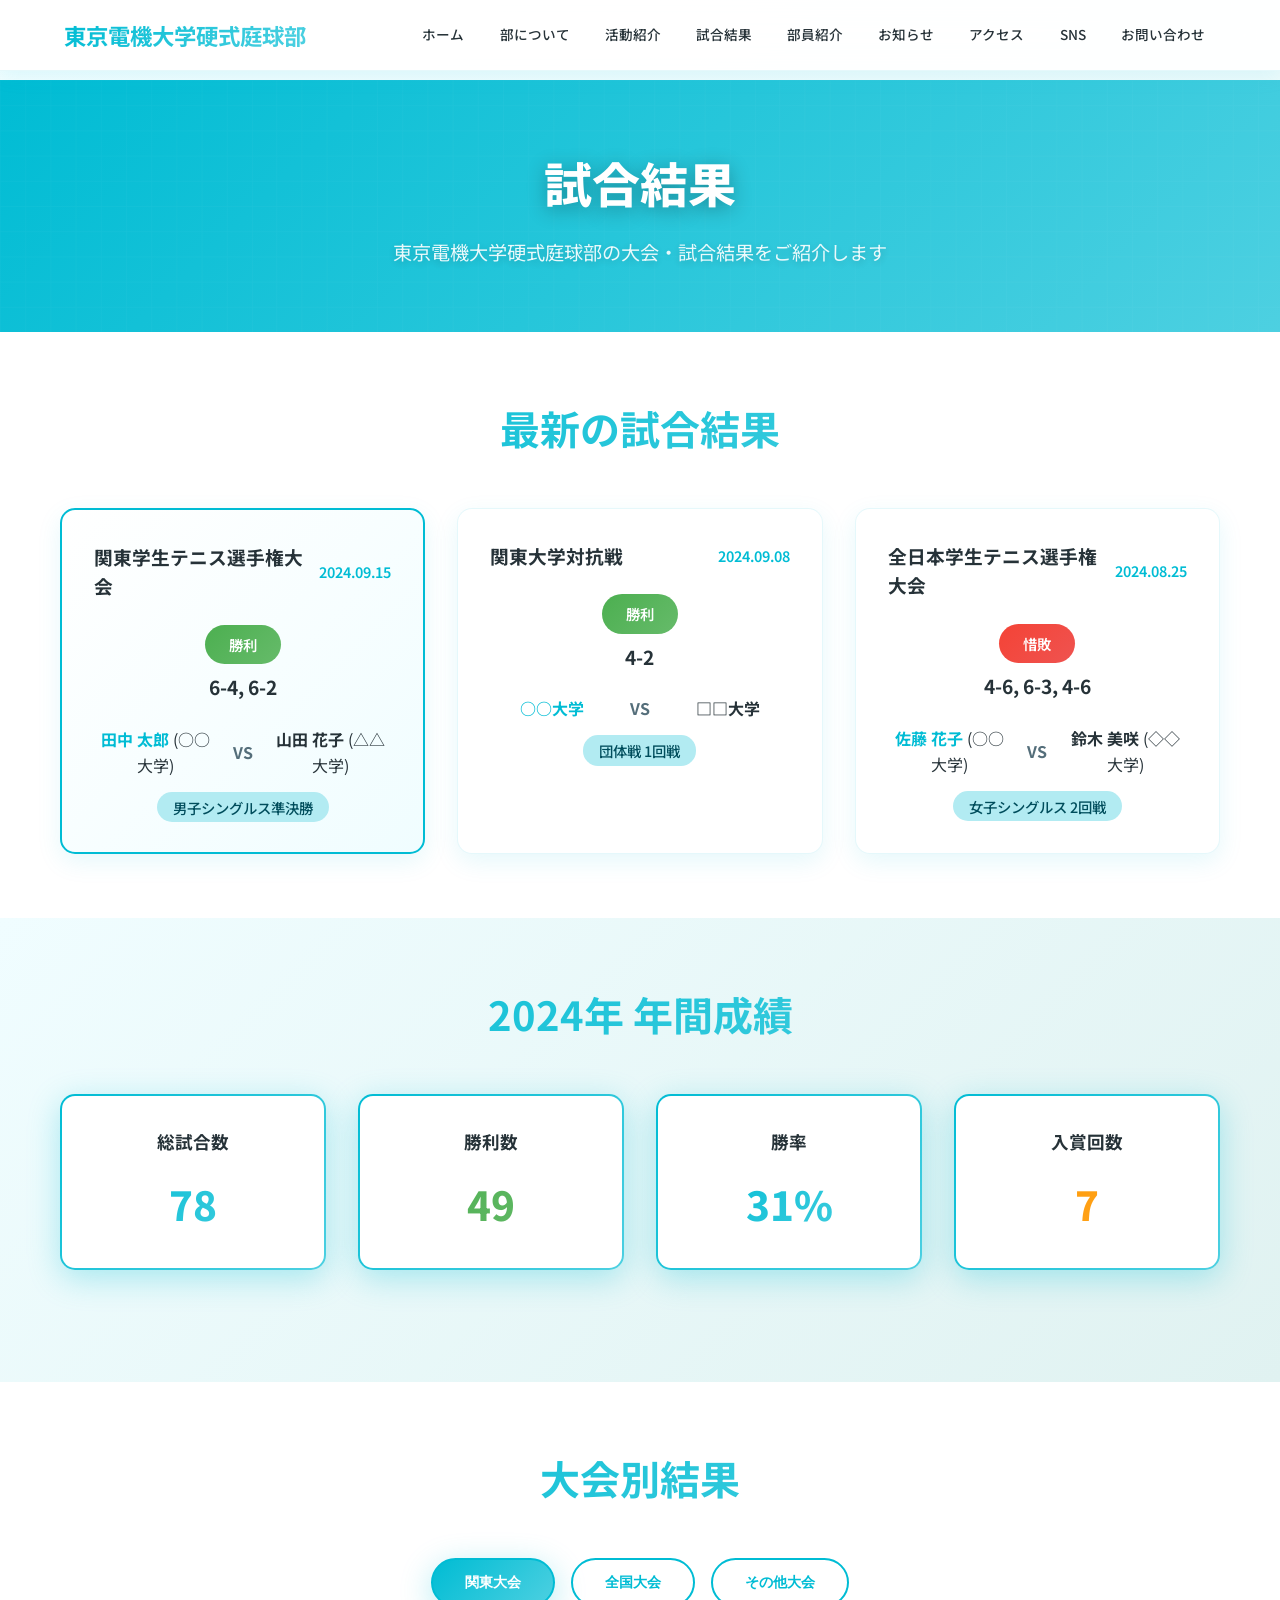
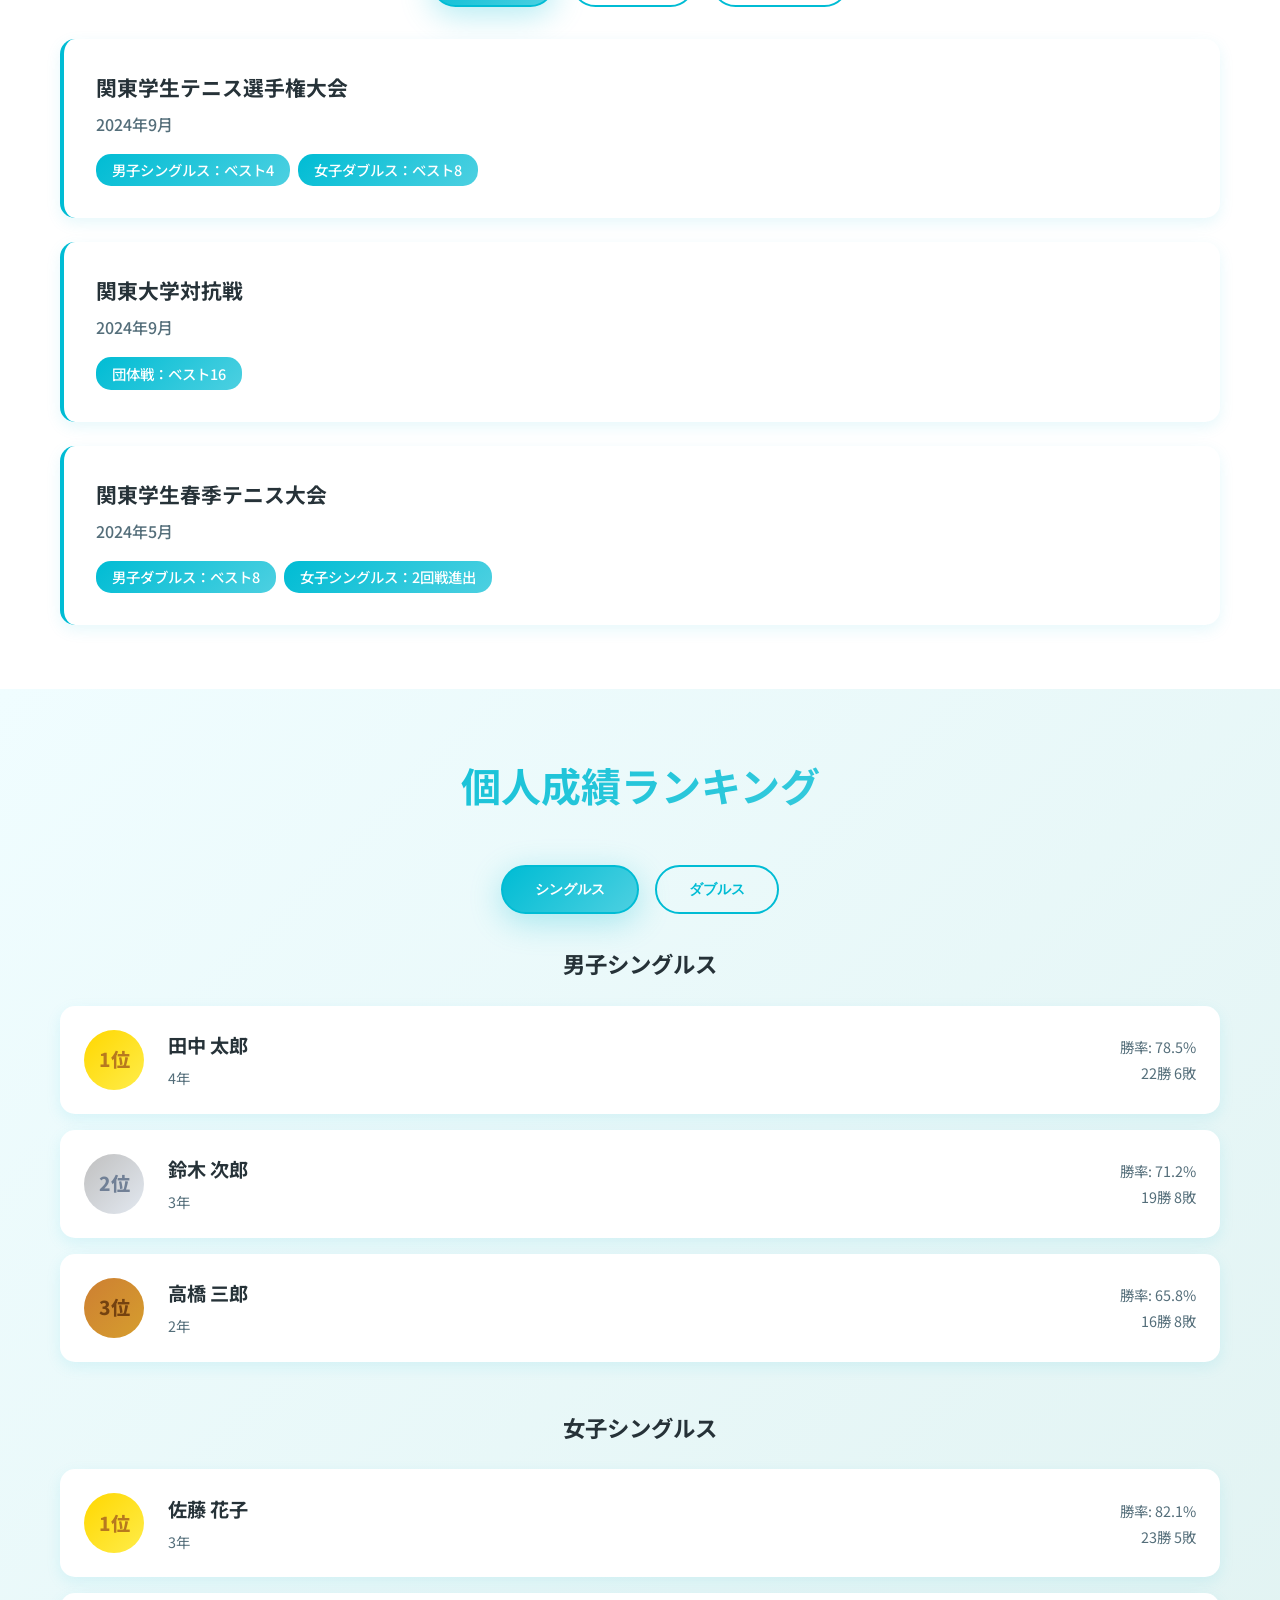
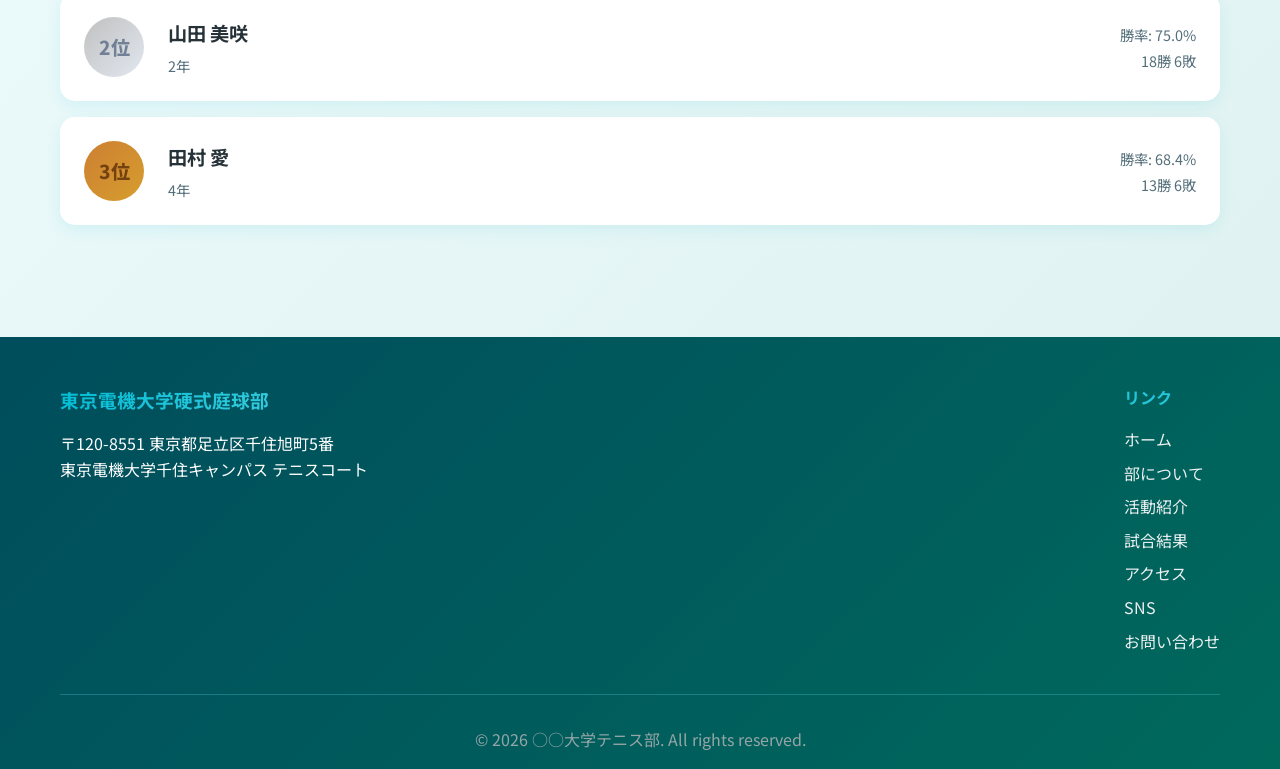
<file: results.html>
<!DOCTYPE html>
<html lang="ja">
<head>
    <meta charset="UTF-8">
    <meta name="viewport" content="width=device-width, initial-scale=1.0">
    <title>試合結果 - 東京電機大学硬式庭球部</title>
    <link rel="stylesheet" href="style.css?v=2024092601">
    <link href="https://fonts.googleapis.com/css2?family=Noto+Sans+JP:wght@300;400;500;700;800&display=swap" rel="stylesheet">
</head>
<body>
    <header>
        <nav>
            <div class="logo">
                <h1>東京電機大学硬式庭球部</h1>
            </div>
            <ul class="nav-menu">
                <li><a href="index.html">ホーム</a></li>
                <li><a href="index.html#about">部について</a></li>
                <li><a href="index.html#activities">活動紹介</a></li>
                <li><a href="results.html" class="active">試合結果</a></li>
                <li><a href="index.html#members">部員紹介</a></li>
                <li><a href="index.html#news">お知らせ</a></li>
                <li><a href="access.html">アクセス</a></li>
                <li><a href="sns.html">SNS</a></li>
                <li><a href="index.html#contact">お問い合わせ</a></li>
            </ul>
            <div class="hamburger">
                <span></span>
                <span></span>
                <span></span>
            </div>
        </nav>
    </header>

    <main style="margin-top: 80px;">
        <!-- ヘッダーセクション -->
        <section class="page-header">
            <div class="container">
                <h1>試合結果</h1>
                <p>東京電機大学硬式庭球部の大会・試合結果をご紹介します</p>
            </div>
        </section>

        <!-- 最新結果 -->
        <section class="latest-results">
            <div class="container">
                <h2>最新の試合結果</h2>
                <div class="results-grid">
                    <div class="result-card highlight">
                        <div class="result-header">
                            <h3>関東学生テニス選手権大会</h3>
                            <span class="date">2024.09.15</span>
                        </div>
                        <div class="result-content">
                            <div class="match-result win">
                                <span class="result-badge">勝利</span>
                                <div class="score">6-4, 6-2</div>
                            </div>
                            <div class="players">
                                <div class="player our-player">
                                    <strong>田中 太郎</strong>
                                    <span>(○○大学)</span>
                                </div>
                                <div class="vs">VS</div>
                                <div class="player opponent">
                                    <strong>山田 花子</strong>
                                    <span>(△△大学)</span>
                                </div>
                            </div>
                            <div class="match-info">
                                <span class="category">男子シングルス準決勝</span>
                            </div>
                        </div>
                    </div>

                    <div class="result-card">
                        <div class="result-header">
                            <h3>関東大学対抗戦</h3>
                            <span class="date">2024.09.08</span>
                        </div>
                        <div class="result-content">
                            <div class="match-result win">
                                <span class="result-badge">勝利</span>
                                <div class="score">4-2</div>
                            </div>
                            <div class="team-match">
                                <div class="team our-team">
                                    <strong>○○大学</strong>
                                </div>
                                <div class="vs">VS</div>
                                <div class="team opponent-team">
                                    <strong>□□大学</strong>
                                </div>
                            </div>
                            <div class="match-info">
                                <span class="category">団体戦 1回戦</span>
                            </div>
                        </div>
                    </div>

                    <div class="result-card">
                        <div class="result-header">
                            <h3>全日本学生テニス選手権大会</h3>
                            <span class="date">2024.08.25</span>
                        </div>
                        <div class="result-content">
                            <div class="match-result lose">
                                <span class="result-badge">惜敗</span>
                                <div class="score">4-6, 6-3, 4-6</div>
                            </div>
                            <div class="players">
                                <div class="player our-player">
                                    <strong>佐藤 花子</strong>
                                    <span>(○○大学)</span>
                                </div>
                                <div class="vs">VS</div>
                                <div class="player opponent">
                                    <strong>鈴木 美咲</strong>
                                    <span>(◇◇大学)</span>
                                </div>
                            </div>
                            <div class="match-info">
                                <span class="category">女子シングルス 2回戦</span>
                            </div>
                        </div>
                    </div>
                </div>
            </div>
        </section>

        <!-- 年間成績 -->
        <section class="annual-results">
            <div class="container">
                <h2>2024年 年間成績</h2>
                <div class="stats-overview">
                    <div class="stat-card">
                        <h3>総試合数</h3>
                        <span class="stat-number">156</span>
                    </div>
                    <div class="stat-card">
                        <h3>勝利数</h3>
                        <span class="stat-number win">98</span>
                    </div>
                    <div class="stat-card">
                        <h3>勝率</h3>
                        <span class="stat-number">62.8%</span>
                    </div>
                    <div class="stat-card">
                        <h3>入賞回数</h3>
                        <span class="stat-number award">15</span>
                    </div>
                </div>
            </div>
        </section>

        <!-- 大会別結果 -->
        <section class="tournament-results">
            <div class="container">
                <h2>大会別結果</h2>
                <div class="tournament-tabs">
                    <button class="tab-btn active" data-tournament="kanto">関東大会</button>
                    <button class="tab-btn" data-tournament="zenkoku">全国大会</button>
                    <button class="tab-btn" data-tournament="other">その他大会</button>
                </div>

                <div class="tournament-content">
                    <div class="tournament-tab active" id="kanto">
                        <div class="tournament-list">
                            <div class="tournament-item">
                                <div class="tournament-name">関東学生テニス選手権大会</div>
                                <div class="tournament-date">2024年9月</div>
                                <div class="tournament-result">
                                    <span class="achievement">男子シングルス：ベスト4</span>
                                    <span class="achievement">女子ダブルス：ベスト8</span>
                                </div>
                            </div>
                            <div class="tournament-item">
                                <div class="tournament-name">関東大学対抗戦</div>
                                <div class="tournament-date">2024年9月</div>
                                <div class="tournament-result">
                                    <span class="achievement">団体戦：ベスト16</span>
                                </div>
                            </div>
                            <div class="tournament-item">
                                <div class="tournament-name">関東学生春季テニス大会</div>
                                <div class="tournament-date">2024年5月</div>
                                <div class="tournament-result">
                                    <span class="achievement">男子ダブルス：ベスト8</span>
                                    <span class="achievement">女子シングルス：2回戦進出</span>
                                </div>
                            </div>
                        </div>
                    </div>

                    <div class="tournament-tab" id="zenkoku">
                        <div class="tournament-list">
                            <div class="tournament-item">
                                <div class="tournament-name">全日本学生テニス選手権大会</div>
                                <div class="tournament-date">2024年8月</div>
                                <div class="tournament-result">
                                    <span class="achievement">男子シングルス：1回戦敗退</span>
                                    <span class="achievement">女子シングルス：2回戦進出</span>
                                </div>
                            </div>
                            <div class="tournament-item">
                                <div class="tournament-name">全日本大学対抗テニス王座決定試合</div>
                                <div class="tournament-date">2024年7月</div>
                                <div class="tournament-result">
                                    <span class="achievement">団体戦：予選敗退</span>
                                </div>
                            </div>
                        </div>
                    </div>

                    <div class="tournament-tab" id="other">
                        <div class="tournament-list">
                            <div class="tournament-item">
                                <div class="tournament-name">早慶戦テニス大会</div>
                                <div class="tournament-date">2024年6月</div>
                                <div class="tournament-result">
                                    <span class="achievement">総合3位</span>
                                </div>
                            </div>
                            <div class="tournament-item">
                                <div class="tournament-name">東京都学生テニス選手権大会</div>
                                <div class="tournament-date">2024年4月</div>
                                <div class="tournament-result">
                                    <span class="achievement">男子シングルス：優勝</span>
                                    <span class="achievement">女子ダブルス：準優勝</span>
                                </div>
                            </div>
                        </div>
                    </div>
                </div>
            </div>
        </section>

        <!-- 個人成績 -->
        <section class="individual-results">
            <div class="container">
                <h2>個人成績ランキング</h2>
                <div class="ranking-tabs">
                    <button class="tab-btn active" data-ranking="singles">シングルス</button>
                    <button class="tab-btn" data-ranking="doubles">ダブルス</button>
                </div>

                <div class="ranking-content">
                    <div class="ranking-tab active" id="singles">
                        <div class="ranking-section">
                            <h3>男子シングルス</h3>
                            <div class="ranking-list">
                                <div class="ranking-item rank-1">
                                    <div class="rank">1位</div>
                                    <div class="player-info">
                                        <div class="player-name">田中 太郎</div>
                                        <div class="player-year">4年</div>
                                    </div>
                                    <div class="player-stats">
                                        <span>勝率: 78.5%</span>
                                        <span>22勝 6敗</span>
                                    </div>
                                </div>
                                <div class="ranking-item rank-2">
                                    <div class="rank">2位</div>
                                    <div class="player-info">
                                        <div class="player-name">鈴木 次郎</div>
                                        <div class="player-year">3年</div>
                                    </div>
                                    <div class="player-stats">
                                        <span>勝率: 71.2%</span>
                                        <span>19勝 8敗</span>
                                    </div>
                                </div>
                                <div class="ranking-item rank-3">
                                    <div class="rank">3位</div>
                                    <div class="player-info">
                                        <div class="player-name">高橋 三郎</div>
                                        <div class="player-year">2年</div>
                                    </div>
                                    <div class="player-stats">
                                        <span>勝率: 65.8%</span>
                                        <span>16勝 8敗</span>
                                    </div>
                                </div>
                            </div>
                        </div>

                        <div class="ranking-section">
                            <h3>女子シングルス</h3>
                            <div class="ranking-list">
                                <div class="ranking-item rank-1">
                                    <div class="rank">1位</div>
                                    <div class="player-info">
                                        <div class="player-name">佐藤 花子</div>
                                        <div class="player-year">3年</div>
                                    </div>
                                    <div class="player-stats">
                                        <span>勝率: 82.1%</span>
                                        <span>23勝 5敗</span>
                                    </div>
                                </div>
                                <div class="ranking-item rank-2">
                                    <div class="rank">2位</div>
                                    <div class="player-info">
                                        <div class="player-name">山田 美咲</div>
                                        <div class="player-year">2年</div>
                                    </div>
                                    <div class="player-stats">
                                        <span>勝率: 75.0%</span>
                                        <span>18勝 6敗</span>
                                    </div>
                                </div>
                                <div class="ranking-item rank-3">
                                    <div class="rank">3位</div>
                                    <div class="player-info">
                                        <div class="player-name">田村 愛</div>
                                        <div class="player-year">4年</div>
                                    </div>
                                    <div class="player-stats">
                                        <span>勝率: 68.4%</span>
                                        <span>13勝 6敗</span>
                                    </div>
                                </div>
                            </div>
                        </div>
                    </div>

                    <div class="ranking-tab" id="doubles">
                        <div class="ranking-section">
                            <h3>男子ダブルス</h3>
                            <div class="ranking-list">
                                <div class="ranking-item rank-1">
                                    <div class="rank">1位</div>
                                    <div class="player-info">
                                        <div class="player-name">田中・鈴木ペア</div>
                                        <div class="player-year">4年・3年</div>
                                    </div>
                                    <div class="player-stats">
                                        <span>勝率: 85.0%</span>
                                        <span>17勝 3敗</span>
                                    </div>
                                </div>
                                <div class="ranking-item rank-2">
                                    <div class="rank">2位</div>
                                    <div class="player-info">
                                        <div class="player-name">高橋・伊藤ペア</div>
                                        <div class="player-year">2年・2年</div>
                                    </div>
                                    <div class="player-stats">
                                        <span>勝率: 73.3%</span>
                                        <span>14勝 5敗</span>
                                    </div>
                                </div>
                            </div>
                        </div>

                        <div class="ranking-section">
                            <h3>女子ダブルス</h3>
                            <div class="ranking-list">
                                <div class="ranking-item rank-1">
                                    <div class="rank">1位</div>
                                    <div class="player-info">
                                        <div class="player-name">佐藤・山田ペア</div>
                                        <div class="player-year">3年・2年</div>
                                    </div>
                                    <div class="player-stats">
                                        <span>勝率: 80.0%</span>
                                        <span>16勝 4敗</span>
                                    </div>
                                </div>
                                <div class="ranking-item rank-2">
                                    <div class="rank">2位</div>
                                    <div class="player-info">
                                        <div class="player-name">田村・石井ペア</div>
                                        <div class="player-year">4年・3年</div>
                                    </div>
                                    <div class="player-stats">
                                        <span>勝率: 71.4%</span>
                                        <span>15勝 6敗</span>
                                    </div>
                                </div>
                            </div>
                        </div>
                    </div>
                </div>
            </div>
        </section>
    </main>

    <footer>
        <div class="container">
            <div class="footer-content">
                <div class="footer-info">
                    <h3>東京電機大学硬式庭球部</h3>
                    <p>〒120-8551 東京都足立区千住旭町5番<br>
                    東京電機大学千住キャンパス テニスコート</p>
                </div>
                <div class="footer-links">
                    <h4>リンク</h4>
                    <ul>
                        <li><a href="index.html">ホーム</a></li>
                        <li><a href="index.html#about">部について</a></li>
                        <li><a href="index.html#activities">活動紹介</a></li>
                        <li><a href="results.html">試合結果</a></li>
                        <li><a href="access.html">アクセス</a></li>
                        <li><a href="sns.html">SNS</a></li>
                        <li><a href="index.html#contact">お問い合わせ</a></li>
                    </ul>
                </div>
            </div>
            <div class="footer-bottom">
                <p>&copy; 2024 東京電機大学硬式庭球部. All rights reserved.</p>
            </div>
        </div>
    </footer>

    <script src="script.js"></script>
    <script src="results.js"></script>
</body>
</html>
</file>
<file: style.css>
/* 基本設定 */
* {
    margin: 0;
    padding: 0;
    box-sizing: border-box;
}

:root {
    --primary-color: #00bcd4;
    --secondary-color: #0097a7;
    --accent-color: #26c6da;
    --dark-color: #004d5c;
    --light-color: #b2ebf2;
    --text-dark: #263238;
    --text-light: #546e7a;
    --gradient-primary: linear-gradient(135deg, #00bcd4 0%, #26c6da 50%, #4dd0e1 100%);
    --gradient-secondary: linear-gradient(135deg, #0097a7 0%, #00acc1 100%);
    --shadow-primary: 0 8px 32px rgba(0, 188, 212, 0.3);
    --shadow-hover: 0 12px 40px rgba(0, 188, 212, 0.4);
}

body {
    font-family: 'Noto Sans JP', sans-serif;
    line-height: 1.6;
    color: var(--text-dark);
    background: linear-gradient(135deg, #f0fdff 0%, #e0f2f1 100%);
}

.container {
    max-width: 1200px;
    margin: 0 auto;
    padding: 0 20px;
}

/* ヘッダー */
header {
    background: rgba(255, 255, 255, 0.95);
    backdrop-filter: blur(20px);
    box-shadow: 0 4px 20px rgba(0, 188, 212, 0.1);
    position: fixed;
    top: 0;
    width: 100%;
    z-index: 1000;
    border-bottom: 1px solid rgba(0, 188, 212, 0.1);
}

nav {
    display: flex;
    justify-content: space-between;
    align-items: center;
    padding: 0.8rem 1.5rem;
    max-width: 1200px;
    margin: 0 auto;
    min-height: 70px;
    position: relative;
}

.logo {
    flex-shrink: 0;
    z-index: 1002;
}

.logo h1 {
    background: var(--gradient-primary);
    -webkit-background-clip: text;
    -webkit-text-fill-color: transparent;
    background-clip: text;
    font-size: 1.4rem;
    font-weight: 700;
    white-space: nowrap;
    line-height: 1.2;
    margin: 0;
}

.nav-menu {
    display: flex;
    list-style: none;
    gap: 0.8rem;
    flex-wrap: nowrap;
    align-items: center;
    margin: 0;
    padding: 0;
}

.nav-menu::-webkit-scrollbar {
    display: none;
}

.nav-menu a {
    text-decoration: none;
    color: var(--text-dark);
    font-weight: 500;
    transition: all 0.3s ease;
    position: relative;
    padding: 0.4rem 0.7rem;
    border-radius: 20px;
    font-size: 0.85rem;
    white-space: nowrap;
    flex-shrink: 0;
    display: block;
}

.nav-menu a:hover {
    color: var(--primary-color);
    background: rgba(0, 188, 212, 0.1);
    transform: translateY(-2px);
}

.nav-menu a.active {
    color: white;
    background: var(--gradient-primary);
    box-shadow: var(--shadow-primary);
}

.nav-menu a.active::after {
    display: none;
}

header.scrolled {
    background: rgba(255, 255, 255, 0.98);
    backdrop-filter: blur(25px);
    box-shadow: var(--shadow-primary);
}

.hamburger {
    display: none;
    flex-direction: column;
    cursor: pointer;
    flex-shrink: 0;
    z-index: 1001;
}

.hamburger span {
    width: 25px;
    height: 3px;
    background: var(--primary-color);
    margin: 3px 0;
    transition: 0.3s;
    border-radius: 2px;
}

/* メインコンテンツ */
main {
    margin-top: 70px;
}

/* ボタン */
.btn {
    display: inline-block;
    padding: 14px 32px;
    text-decoration: none;
    border-radius: 30px;
    font-weight: 600;
    text-align: center;
    transition: all 0.3s ease;
    border: none;
    cursor: pointer;
    font-size: 1rem;
    text-transform: uppercase;
    letter-spacing: 0.5px;
}

.btn.primary {
    background: var(--gradient-primary);
    color: white;
    box-shadow: var(--shadow-primary);
}

.btn.primary:hover {
    box-shadow: var(--shadow-hover);
    transform: translateY(-3px);
}

.btn.secondary {
    background: transparent;
    color: var(--primary-color);
    border: 2px solid var(--primary-color);
}

.btn.secondary:hover {
    background: var(--gradient-primary);
    color: white;
    box-shadow: var(--shadow-primary);
    transform: translateY(-3px);
}

/* ヒーローセクション */
.hero {
    display: flex;
    align-items: center;
    min-height: 90vh;
    padding: 2rem;
    background: var(--gradient-primary);
    position: relative;
    overflow: hidden;
}

.hero::before {
    content: '';
    position: absolute;
    top: 0;
    left: 0;
    right: 0;
    bottom: 0;
    background: url('data:image/svg+xml,<svg xmlns="http://www.w3.org/2000/svg" viewBox="0 0 100 100"><defs><pattern id="grid" width="10" height="10" patternUnits="userSpaceOnUse"><path d="M 10 0 L 0 0 0 10" fill="none" stroke="rgba(255,255,255,0.1)" stroke-width="0.5"/></pattern></defs><rect width="100" height="100" fill="url(%23grid)"/></svg>');
    opacity: 0.3;
}

.hero-content {
    flex: 1;
    max-width: 600px;
    z-index: 2;
}

.hero-content h1,
.hero-content h2 {
    font-size: 3.8rem;
    color: #ffffff;
    margin-bottom: 1.5rem;
    font-weight: 600;
    text-shadow: 
        2px 2px 0px rgba(0, 0, 0, 0.9),
        4px 4px 8px rgba(0, 0, 0, 0.8),
        0 0 20px rgba(0, 0, 0, 0.5);
    line-height: 1.2;
    letter-spacing: 2px;
    font-family: 'Noto Sans JP', sans-serif;
}

.hero-title-line1 {
    display: inline-block;
    font-size: 2.8rem;
    font-weight: 500;
    margin-bottom: 0.3rem;
    animation: fadeInUp 1s ease-out 0.3s both;
    color: #ffffff;
    letter-spacing: 3px;
    text-shadow: 
        2px 2px 0px rgba(0, 0, 0, 0.9),
        3px 3px 6px rgba(0, 0, 0, 0.7);
}

.hero-title-line2 {
    display: inline-block;
    font-size: 3.6rem;
    font-weight: 700;
    animation: fadeInUp 1s ease-out 0.6s both;
    color: #ffffff;
    letter-spacing: 4px;
    margin: 0.2rem 0;
    text-shadow: 
        3px 3px 0px rgba(0, 0, 0, 0.9),
        5px 5px 10px rgba(0, 0, 0, 0.8);
}

.hero-title-line3 {
    display: inline-block;
    font-size: 2.2rem;
    font-weight: 500;
    animation: fadeInUp 1s ease-out 0.9s both;
    color: #ffffff;
    letter-spacing: 6px;
    margin-top: 0.5rem;
    text-shadow: 
        2px 2px 0px rgba(0, 0, 0, 0.9),
        3px 3px 6px rgba(0, 0, 0, 0.7);
}

@keyframes fadeInUp {
    from {
        opacity: 0;
        transform: translateY(30px);
    }
    to {
        opacity: 1;
        transform: translateY(0);
    }
}

.hero-content p {
    font-size: 1.3rem;
    color: rgba(255, 255, 255, 0.9);
    margin-bottom: 2.5rem;
    text-shadow: 0 2px 10px rgba(0, 0, 0, 0.2);
}

.hero-buttons {
    display: flex;
    gap: 1rem;
    flex-wrap: wrap;
}

.hero-image {
    flex: 1;
    text-align: center;
}

.hero-image img {
    max-width: 100%;
    height: auto;
    border-radius: 10px;
    box-shadow: 0 10px 30px rgba(0,0,0,0.2);
}

/* セクション共通スタイル */
section {
    padding: 4rem 0;
}

section h2 {
    text-align: center;
    font-size: 2.5rem;
    background: var(--gradient-primary);
    -webkit-background-clip: text;
    -webkit-text-fill-color: transparent;
    background-clip: text;
    margin-bottom: 3rem;
    font-weight: 700;
}

/* 部について */
.about {
    background: white;
}

.about-content {
    display: flex;
    align-items: center;
    gap: 4rem;
}

.about-text {
    flex: 1;
}

.about-text h3 {
    font-size: 1.8rem;
    background: var(--gradient-primary);
    -webkit-background-clip: text;
    -webkit-text-fill-color: transparent;
    background-clip: text;
    margin-bottom: 1rem;
}

.about-text p {
    margin-bottom: 1.5rem;
    color: var(--text-light);
    line-height: 1.8;
}

.stats {
    display: flex;
    gap: 2rem;
    margin-top: 2rem;
}

.stat {
    text-align: center;
    padding: 2rem 1.5rem;
    background: linear-gradient(135deg, #ffffff 0%, var(--light-color) 100%);
    border-radius: 15px;
    flex: 1;
    box-shadow: var(--shadow-primary);
    border: 2px solid transparent;
    background: linear-gradient(white, white) padding-box,
                var(--gradient-primary) border-box;
    transition: all 0.3s ease;
}

.stat:hover {
    transform: translateY(-5px);
    box-shadow: var(--shadow-hover);
}

.stat h4 {
    font-size: 2.5rem;
    background: var(--gradient-primary);
    -webkit-background-clip: text;
    -webkit-text-fill-color: transparent;
    background-clip: text;
    font-weight: 800;
    margin-bottom: 0.5rem;
}

.stat p {
    color: var(--text-light);
    margin: 0;
    font-weight: 600;
}

.about-image {
    flex: 1;
}

.about-image img {
    width: 100%;
    height: auto;
    border-radius: 10px;
    box-shadow: 0 10px 25px rgba(0,0,0,0.1);
}

/* 活動紹介 */
.activities {
    background: linear-gradient(135deg, #f0fdff 0%, #e0f2f1 100%);
}

.activities-grid {
    display: grid;
    grid-template-columns: repeat(auto-fit, minmax(320px, 1fr));
    gap: 2rem;
}

.activity-card {
    background: white;
    border-radius: 20px;
    overflow: hidden;
    box-shadow: var(--shadow-primary);
    transition: all 0.3s ease;
    border: 2px solid transparent;
    background: linear-gradient(white, white) padding-box,
                var(--gradient-primary) border-box;
}

.activity-card:hover {
    transform: translateY(-8px);
    box-shadow: var(--shadow-hover);
}

.activity-card img {
    width: 100%;
    height: 220px;
    object-fit: cover;
    transition: transform 0.3s ease;
}

.activity-card:hover img {
    transform: scale(1.1);
}

.activity-card h3 {
    padding: 1.5rem 1.5rem 0.5rem;
    background: var(--gradient-primary);
    -webkit-background-clip: text;
    -webkit-text-fill-color: transparent;
    background-clip: text;
    font-size: 1.4rem;
    font-weight: 700;
}

.activity-card p {
    padding: 0 1.5rem 1.5rem;
    color: var(--text-light);
    line-height: 1.7;
}

/* 部員紹介 */
.members {
    background: white;
}

.members-grid {
    display: grid;
    grid-template-columns: repeat(auto-fit, minmax(280px, 1fr));
    gap: 2rem;
}

.member-card {
    text-align: center;
    padding: 2.5rem 2rem;
    background: linear-gradient(135deg, #ffffff 0%, #f0fdff 100%);
    border-radius: 20px;
    transition: all 0.3s ease;
    box-shadow: var(--shadow-primary);
    border: 2px solid transparent;
    background: linear-gradient(135deg, #ffffff 0%, #f0fdff 100%) padding-box,
                var(--gradient-primary) border-box;
}

.member-card:hover {
    transform: translateY(-8px) scale(1.02);
    box-shadow: var(--shadow-hover);
}

.member-card img {
    width: 160px;
    height: 160px;
    border-radius: 50%;
    object-fit: cover;
    margin-bottom: 1.5rem;
    border: 4px solid transparent;
    background: linear-gradient(white, white) padding-box,
                var(--gradient-primary) border-box;
    transition: all 0.3s ease;
}

.member-card:hover img {
    transform: scale(1.1);
    box-shadow: 0 10px 30px rgba(0, 188, 212, 0.3);
}

.member-card h3 {
    background: var(--gradient-primary);
    -webkit-background-clip: text;
    -webkit-text-fill-color: transparent;
    background-clip: text;
    margin-bottom: 0.5rem;
    font-size: 1.3rem;
    font-weight: 700;
}

.position {
    background: var(--gradient-secondary);
    -webkit-background-clip: text;
    -webkit-text-fill-color: transparent;
    background-clip: text;
    font-weight: 600;
    margin-bottom: 1rem;
    font-size: 1rem;
}

.member-card p {
    color: var(--text-light);
    line-height: 1.7;
}

/* お知らせ */
.news {
    background: linear-gradient(135deg, #f0fdff 0%, #e0f2f1 100%);
}

.news-list {
    max-width: 900px;
    margin: 0 auto;
}

.news-item {
    background: white;
    padding: 2.5rem;
    margin-bottom: 2rem;
    border-radius: 15px;
    box-shadow: var(--shadow-primary);
    border-left: 6px solid var(--primary-color);
    transition: all 0.3s ease;
}

.news-item:hover {
    transform: translateY(-3px);
    box-shadow: var(--shadow-hover);
    border-left-color: var(--accent-color);
}

.news-date {
    background: var(--gradient-primary);
    -webkit-background-clip: text;
    -webkit-text-fill-color: transparent;
    background-clip: text;
    font-weight: 700;
    margin-bottom: 0.8rem;
    font-size: 1rem;
}

.news-item h3 {
    background: var(--gradient-secondary);
    -webkit-background-clip: text;
    -webkit-text-fill-color: transparent;
    background-clip: text;
    margin-bottom: 1rem;
    font-size: 1.4rem;
    font-weight: 700;
}

.news-item p {
    color: var(--text-light);
    line-height: 1.7;
}

/* お問い合わせ */
.contact {
    background: white;
}

.contact-content {
    display: flex;
    gap: 4rem;
    align-items: flex-start;
}

.contact-info {
    flex: 1;
}

.contact-info h3 {
    background: var(--gradient-primary);
    -webkit-background-clip: text;
    -webkit-text-fill-color: transparent;
    background-clip: text;
    margin-bottom: 1rem;
    font-size: 1.6rem;
    font-weight: 700;
}

.contact-info p {
    color: var(--text-light);
    line-height: 1.7;
    margin-bottom: 2rem;
    font-size: 1.1rem;
}

.contact-item {
    margin-bottom: 2rem;
    padding: 1.5rem;
    background: var(--light-color);
    border-radius: 10px;
}

.contact-item strong {
    background: var(--gradient-secondary);
    -webkit-background-clip: text;
    -webkit-text-fill-color: transparent;
    background-clip: text;
    display: block;
    margin-bottom: 0.8rem;
    font-size: 1.1rem;
    font-weight: 700;
}

.contact-item p {
    color: var(--text-light);
    margin: 0;
    line-height: 1.6;
}

.contact-form {
    flex: 1;
    background: linear-gradient(135deg, #ffffff 0%, #f0fdff 100%);
    padding: 2.5rem;
    border-radius: 15px;
    box-shadow: var(--shadow-primary);
}

.contact-form h3 {
    background: var(--gradient-primary);
    -webkit-background-clip: text;
    -webkit-text-fill-color: transparent;
    background-clip: text;
    margin-bottom: 2rem;
    font-size: 1.6rem;
    font-weight: 700;
    text-align: center;
}

.form-group {
    margin-bottom: 1.8rem;
}

.form-group label {
    display: block;
    margin-bottom: 0.8rem;
    background: var(--gradient-secondary);
    -webkit-background-clip: text;
    -webkit-text-fill-color: transparent;
    background-clip: text;
    font-weight: 600;
    font-size: 1rem;
}

.form-group input,
.form-group select,
.form-group textarea {
    width: 100%;
    padding: 12px 18px;
    border: 2px solid rgba(0, 188, 212, 0.2);
    border-radius: 10px;
    font-size: 1rem;
    font-family: inherit;
    transition: all 0.3s ease;
    background: rgba(255, 255, 255, 0.8);
}

.form-group input:focus,
.form-group select:focus,
.form-group textarea:focus {
    outline: none;
    border-color: var(--primary-color);
    box-shadow: 0 0 0 3px rgba(0, 188, 212, 0.1);
    background: white;
}

.form-group textarea {
    resize: vertical;
    min-height: 120px;
}

/* フッター */
footer {
    background: linear-gradient(135deg, var(--dark-color) 0%, #00695c 100%);
    color: white;
    padding: 3rem 0 1rem;
}

.footer-content {
    display: flex;
    justify-content: space-between;
    margin-bottom: 2rem;
    flex-wrap: wrap;
    gap: 2rem;
}

.footer-info h3 {
    margin-bottom: 1rem;
    background: var(--gradient-primary);
    -webkit-background-clip: text;
    -webkit-text-fill-color: transparent;
    background-clip: text;
}

.footer-links h4,
.footer-social h4 {
    margin-bottom: 1rem;
    color: var(--accent-color);
}

.footer-links ul {
    list-style: none;
}

.footer-links li {
    margin-bottom: 0.5rem;
}

.footer-links a {
    color: #ecf0f1;
    text-decoration: none;
    transition: color 0.3s ease;
}

.footer-links a:hover {
    color: var(--accent-color);
}

.social-icons {
    display: flex;
    gap: 1rem;
    flex-wrap: wrap;
}

.social-icon {
    display: flex;
    align-items: center;
    justify-content: center;
    width: 40px;
    height: 40px;
    border-radius: 50%;
    color: white;
    text-decoration: none;
    transition: all 0.3s ease;
}

.social-icon.instagram {
    background: linear-gradient(45deg, #f09433 0%, #e6683c 25%, #dc2743 50%, #cc2366 75%, #bc1888 100%);
}

.social-icon.twitter {
    background: #1da1f2;
}

.social-icon.youtube {
    background: #ff0000;
}

.social-icon.line {
    background: #00b900;
}

.social-icon.tiktok {
    background: #000000;
}

.social-icon.facebook {
    background: #1877f2;
}

.social-icon:hover {
    transform: translateY(-3px) scale(1.1);
    box-shadow: 0 8px 20px rgba(0, 188, 212, 0.3);
}

.footer-bottom {
    text-align: center;
    padding-top: 2rem;
    border-top: 1px solid rgba(77, 208, 225, 0.3);
    color: #95a5a6;
}

/* レスポンシブ対応 */
@media (max-width: 1200px) {
    nav {
        padding: 0.8rem 1.2rem;
    }
    
    .logo h1 {
        font-size: 1.3rem;
    }
    
    .nav-menu {
        gap: 0.6rem;
    }
    
    .nav-menu a {
        padding: 0.3rem 0.6rem;
        font-size: 0.8rem;
    }
}

@media (max-width: 1024px) {
    nav {
        padding: 0.8rem 1rem;
    }
    
    .nav-menu {
        gap: 0.4rem;
    }
    
    .nav-menu a {
        padding: 0.3rem 0.5rem;
        font-size: 0.75rem;
    }
}

@media (max-width: 900px) {
    .hamburger {
        display: flex;
    }
    
    .nav-menu {
        position: fixed;
        left: -100%;
        top: 70px;
        flex-direction: column;
        background-color: rgba(255, 255, 255, 0.98);
        backdrop-filter: blur(20px);
        width: 100%;
        text-align: center;
        transition: left 0.3s ease;
        box-shadow: 0 10px 27px rgba(0, 0, 0, 0.1);
        padding: 2rem 0;
        max-height: calc(100vh - 70px);
        overflow-y: auto;
        z-index: 999;
        gap: 0;
    }
    
    .nav-menu.active {
        left: 0;
    }
    
    .nav-menu li {
        margin: 0.5rem 0;
        width: 100%;
    }
    
    .nav-menu a {
        font-size: 1.1rem;
        padding: 1rem 2rem;
        display: block;
        border-radius: 0;
        margin: 0;
        width: 100%;
    }
    
    .hamburger.active span:nth-child(2) {
        opacity: 0;
    }
    
    .hamburger.active span:nth-child(1) {
        transform: translateY(8px) rotate(45deg);
    }
    
    .hamburger.active span:nth-child(3) {
        transform: translateY(-8px) rotate(-45deg);
    }
    
    .hero {
        flex-direction: column;
        text-align: center;
        padding: 2rem 1rem;
        min-height: 70vh;
    }
    
    .hero-content h1,
    .hero-content h2 {
        font-size: 2.8rem;
        line-height: 1.2;
        font-weight: 600;
    }
    
    .hero-title-line1 {
        font-size: 2.2rem;
        font-weight: 500;
        letter-spacing: 2px;
    }
    
    .hero-title-line2 {
        font-size: 2.8rem;
        font-weight: 700;
        letter-spacing: 3px;
    }
    
    .hero-title-line3 {
        font-size: 1.8rem;
        font-weight: 500;
        letter-spacing: 4px;
    }
    
    .hero-buttons {
        justify-content: center;
        flex-direction: column;
        align-items: center;
        gap: 1rem;
    }
    
    .hero-buttons .btn {
        width: 80%;
        max-width: 300px;
    }
    
    .about-content,
    .contact-content {
        flex-direction: column;
        gap: 2rem;
    }
    
    .stats {
        flex-direction: column;
        gap: 1rem;
    }
    
    .activities-grid {
        grid-template-columns: 1fr;
        gap: 1.5rem;
    }
    
    .members-grid {
        grid-template-columns: repeat(auto-fit, minmax(250px, 1fr));
        gap: 1.5rem;
    }
    
    .footer-content {
        flex-direction: column;
        gap: 2rem;
        text-align: center;
    }
    
    nav {
        padding: 1rem;
    }
    
    .logo h1 {
        font-size: 1.2rem;
    }
    
    section {
        padding: 2rem 0;
    }
    
    section h2 {
        font-size: 2rem;
    }
    
    .page-header {
        padding: 3rem 1rem;
    }
    
    .page-header h1 {
        font-size: 2.5rem;
        line-height: 1.1;
    }
    
    /* 試合結果ページのモバイル対応 */
    .results-grid {
        grid-template-columns: 1fr;
        gap: 1.5rem;
    }
    
    .stats-overview {
        grid-template-columns: repeat(2, 1fr);
        gap: 1rem;
    }
    
    .tournament-tabs,
    .ranking-tabs {
        flex-direction: column;
        gap: 0.5rem;
    }
    
    .tab-btn {
        width: 100%;
        margin: 0;
    }
    
    /* アクセスページのモバイル対応 */
    .campus-grid,
    .court-info-grid {
        grid-template-columns: 1fr;
        gap: 2rem;
    }
    
    .transport-grid {
        grid-template-columns: 1fr;
        gap: 1.5rem;
    }
    
    .gallery-grid {
        grid-template-columns: repeat(auto-fit, minmax(280px, 1fr));
    }
    
    .schedule-header,
    .schedule-row {
        grid-template-columns: 1fr;
        text-align: left;
    }
    
    .schedule-header {
        display: none;
    }
    
    .schedule-row {
        background: white;
        margin-bottom: 1rem;
        border-radius: 10px;
        padding: 1rem;
        box-shadow: var(--shadow-primary);
        display: block;
    }
    
    .day-cell,
    .time-cell,
    .content-cell,
    .target-cell {
        display: block;
        padding: 0.5rem 0;
        border-bottom: 1px solid rgba(0, 188, 212, 0.1);
    }
    
    .day-cell:last-child,
    .time-cell:last-child,
    .content-cell:last-child,
    .target-cell:last-child {
        border-bottom: none;
    }
    
    .day-cell::before {
        content: '曜日: ';
        font-weight: 600;
        color: var(--primary-color);
    }
    
    .time-cell::before {
        content: '時間: ';
        font-weight: 600;
        color: var(--primary-color);
    }
    
    .content-cell::before {
        content: '練習内容: ';
        font-weight: 600;
        color: var(--primary-color);
    }
    
    .target-cell::before {
        content: '対象: ';
        font-weight: 600;
        color: var(--primary-color);
    }
    
    /* SNSページのモバイル対応 */
    .sns-grid {
        grid-template-columns: 1fr;
        gap: 1.5rem;
    }
    
    .posts-grid {
        grid-template-columns: 1fr;
        gap: 1.5rem;
    }
    
    .hashtag-grid {
        grid-template-columns: 1fr;
        gap: 1rem;
    }
    
    .guidelines-content {
        grid-template-columns: 1fr;
        gap: 1.5rem;
    }
    
    .contact-methods {
        grid-template-columns: 1fr;
        gap: 1rem;
    }
    
    .sns-header {
        flex-wrap: wrap;
        gap: 1rem;
    }
    
    .follow-btn {
        width: 100%;
        text-align: center;
    }
}

@media (max-width: 480px) {
    .container {
        padding: 0 15px;
    }
    
    .hero-content h1,
    .hero-content h2 {
        font-size: 2.4rem;
        font-weight: 600;
    }
    
    .hero-title-line1 {
        font-size: 1.8rem;
        font-weight: 500;
        letter-spacing: 1px;
    }
    
    .hero-title-line2 {
        font-size: 2.4rem;
        font-weight: 700;
        letter-spacing: 2px;
    }
    
    .hero-title-line3 {
        font-size: 1.5rem;
        font-weight: 500;
        letter-spacing: 3px;
    }
    
    .hero-content p {
        font-size: 1rem;
    }
    
    .btn {
        padding: 12px 24px;
        font-size: 0.9rem;
    }
    
    .member-card {
        padding: 2rem 1.5rem;
    }
    
    .member-card img {
        width: 120px;
        height: 120px;
    }
    
    .news-item {
        padding: 2rem 1.5rem;
    }
    
    .contact-form {
        padding: 2rem 1.5rem;
    }
    
    section h2 {
        font-size: 2rem;
    }
    
    .page-header h1 {
        font-size: 2.2rem;
    }
    
    .results-grid,
    .activities-grid,
    .members-grid {
        grid-template-columns: 1fr;
    }
    
    .campus-grid,
    .court-info-grid {
        grid-template-columns: 1fr;
        gap: 2rem;
    }
    
    .transport-grid,
    .sns-grid,
    .hashtag-grid {
        grid-template-columns: 1fr;
    }
    
    .schedule-header,
    .schedule-row {
        grid-template-columns: 60px 1fr;
        font-size: 0.9rem;
    }
    
    .time-cell,
    .content-cell,
    .target-cell {
        display: none;
    }
    
    .stats {
        flex-direction: column;
        gap: 1rem;
    }
    
    .stats-overview {
        grid-template-columns: repeat(2, 1fr);
    }
    
    .tournament-tabs,
    .ranking-tabs {
        flex-direction: column;
        align-items: center;
    }
    
    .tab-btn {
        width: 80%;
        text-align: center;
    }
}

/* ホバーエフェクト */
.activity-card:hover img {
    transform: scale(1.05);
    transition: transform 0.3s ease;
}

.member-card:hover img {
    transform: scale(1.1);
    transition: transform 0.3s ease;
}

/* 追加アニメーション */
@keyframes slideInUp {
    from {
        opacity: 0;
        transform: translateY(50px);
    }
    to {
        opacity: 1;
        transform: translateY(0);
    }
}

.result-card,
.stat-card,
.transport-card,
.sns-card {
    animation: slideInUp 0.6s ease-out;
}

/* グローバルスムーズスクロール強化 */
html {
    scroll-behavior: smooth;
    scroll-padding-top: 100px;
}

/* 追加のホバーエフェクト */
.btn:hover {
    animation: pulse 0.6s ease-in-out;
}

@keyframes pulse {
    0% {
        transform: scale(1);
    }
    50% {
        transform: scale(1.05);
    }
    100% {
        transform: scale(1);
    }
}

/* スムーススクロール */
html {
    scroll-behavior: smooth;
}

/* アニメーション */
@keyframes fadeIn {
    from {
        opacity: 0;
        transform: translateY(30px);
    }
    to {
        opacity: 1;
        transform: translateY(0);
    }
}

.hero-content,
.activity-card,
.member-card,
.news-item {
    animation: fadeIn 0.6s ease-out;
}

.activity-card,
.member-card,
.news-item {
    opacity: 0;
    transform: translateY(30px);
    transition: all 0.6s ease-out;
}

.activity-card.animate-in,
.member-card.animate-in,
.news-item.animate-in {
    opacity: 1;
    transform: translateY(0);
}

/* 新しいページ用スタイル */

/* ページヘッダー */
.page-header {
    background: var(--gradient-primary);
    color: white;
    text-align: center;
    padding: 4rem 2rem;
    position: relative;
    overflow: hidden;
}

.page-header::before {
    content: '';
    position: absolute;
    top: 0;
    left: 0;
    right: 0;
    bottom: 0;
    background: url('data:image/svg+xml,<svg xmlns="http://www.w3.org/2000/svg" viewBox="0 0 100 100"><defs><pattern id="grid" width="10" height="10" patternUnits="userSpaceOnUse"><path d="M 10 0 L 0 0 0 10" fill="none" stroke="rgba(255,255,255,0.1)" stroke-width="0.5"/></pattern></defs><rect width="100" height="100" fill="url(%23grid)"/></svg>');
    opacity: 0.3;
}

.page-header h1 {
    font-size: 3rem;
    font-weight: 800;
    margin-bottom: 1rem;
    text-shadow: 0 4px 20px rgba(0, 0, 0, 0.3);
    position: relative;
    z-index: 2;
}

.page-header p {
    font-size: 1.2rem;
    opacity: 0.9;
    text-shadow: 0 2px 10px rgba(0, 0, 0, 0.2);
    position: relative;
    z-index: 2;
}

/* 試合結果ページ */
.latest-results,
.annual-results,
.tournament-results,
.individual-results {
    padding: 4rem 0;
}

.latest-results {
    background: white;
}

.annual-results {
    background: linear-gradient(135deg, #f0fdff 0%, #e0f2f1 100%);
}

.tournament-results {
    background: white;
}

.individual-results {
    background: linear-gradient(135deg, #f0fdff 0%, #e0f2f1 100%);
}

.results-grid {
    display: grid;
    grid-template-columns: repeat(auto-fit, minmax(350px, 1fr));
    gap: 2rem;
}

.result-card {
    background: white;
    border-radius: 15px;
    padding: 2rem;
    box-shadow: 0 8px 25px rgba(0, 188, 212, 0.1);
    border: 1px solid rgba(0, 188, 212, 0.1);
    transition: all 0.3s ease;
}

.result-card:hover {
    transform: translateY(-5px);
    box-shadow: var(--shadow-hover);
}

.result-card.highlight {
    border: 2px solid var(--primary-color);
    background: linear-gradient(135deg, #ffffff 0%, #f0fdff 100%);
}

.result-header {
    display: flex;
    justify-content: space-between;
    align-items: center;
    margin-bottom: 1.5rem;
}

.result-header h3 {
    color: var(--text-dark);
    font-weight: 700;
}

.date {
    color: var(--primary-color);
    font-weight: 600;
    font-size: 0.9rem;
}

.match-result {
    text-align: center;
    margin-bottom: 1.5rem;
}

.result-badge {
    display: inline-block;
    padding: 0.5rem 1.5rem;
    border-radius: 25px;
    font-weight: 600;
    font-size: 0.9rem;
    margin-bottom: 0.5rem;
}

.win .result-badge {
    background: linear-gradient(135deg, #4caf50, #66bb6a);
    color: white;
}

.lose .result-badge {
    background: linear-gradient(135deg, #f44336, #ef5350);
    color: white;
}

.score {
    font-size: 1.2rem;
    font-weight: 700;
    color: var(--text-dark);
}

.players,
.team-match {
    display: flex;
    align-items: center;
    justify-content: space-between;
    margin: 1rem 0;
}

.player,
.team {
    text-align: center;
    flex: 1;
}

.our-player strong,
.our-team strong {
    color: var(--primary-color);
}

.vs {
    font-weight: bold;
    color: var(--text-light);
    margin: 0 1rem;
}

.match-info {
    text-align: center;
    margin-top: 1rem;
}

.category {
    background: var(--light-color);
    color: var(--dark-color);
    padding: 0.3rem 1rem;
    border-radius: 15px;
    font-size: 0.9rem;
    font-weight: 500;
}

/* 統計 */
.stats-overview {
    display: grid;
    grid-template-columns: repeat(auto-fit, minmax(200px, 1fr));
    gap: 2rem;
    margin-bottom: 3rem;
}

.stat-card {
    background: white;
    padding: 2rem;
    border-radius: 15px;
    text-align: center;
    box-shadow: var(--shadow-primary);
    border: 2px solid transparent;
    background: linear-gradient(white, white) padding-box,
                var(--gradient-primary) border-box;
}

.stat-card h3 {
    color: var(--text-dark);
    margin-bottom: 1rem;
    font-size: 1.1rem;
}

.stat-number {
    font-size: 2.5rem;
    font-weight: 800;
    display: block;
    background: var(--gradient-primary);
    -webkit-background-clip: text;
    -webkit-text-fill-color: transparent;
    background-clip: text;
}

.stat-number.win {
    background: linear-gradient(135deg, #4caf50, #66bb6a);
    -webkit-background-clip: text;
    -webkit-text-fill-color: transparent;
    background-clip: text;
}

.stat-number.award {
    background: linear-gradient(135deg, #ff9800, #ffa726);
    -webkit-background-clip: text;
    -webkit-text-fill-color: transparent;
    background-clip: text;
}

/* タブ */
.tournament-tabs,
.ranking-tabs {
    display: flex;
    justify-content: center;
    margin-bottom: 2rem;
    gap: 1rem;
    flex-wrap: wrap;
}

.tab-btn {
    padding: 0.8rem 2rem;
    border: 2px solid var(--primary-color);
    background: transparent;
    color: var(--primary-color);
    border-radius: 25px;
    font-weight: 600;
    cursor: pointer;
    transition: all 0.3s ease;
    font-size: 0.9rem;
}

.tab-btn.active {
    background: var(--gradient-primary);
    color: white;
    box-shadow: var(--shadow-primary);
}

.tab-btn:hover:not(.active) {
    background: rgba(0, 188, 212, 0.1);
    transform: translateY(-2px);
}

.tournament-tab,
.ranking-tab {
    display: none;
}

.tournament-tab.active,
.ranking-tab.active {
    display: block;
}

/* トーナメントリスト */
.tournament-list {
    display: flex;
    flex-direction: column;
    gap: 1.5rem;
}

.tournament-item {
    background: white;
    padding: 2rem;
    border-radius: 15px;
    box-shadow: 0 5px 15px rgba(0, 188, 212, 0.1);
    border-left: 4px solid var(--primary-color);
}

.tournament-name {
    font-size: 1.3rem;
    font-weight: 700;
    color: var(--text-dark);
    margin-bottom: 0.5rem;
}

.tournament-date {
    color: var(--text-light);
    margin-bottom: 1rem;
    font-weight: 500;
}

.tournament-result {
    display: flex;
    flex-wrap: wrap;
    gap: 0.5rem;
}

.achievement {
    background: var(--gradient-primary);
    color: white;
    padding: 0.3rem 1rem;
    border-radius: 15px;
    font-size: 0.9rem;
    font-weight: 500;
}

/* ランキング */
.ranking-section {
    margin-bottom: 3rem;
}

.ranking-section h3 {
    color: var(--text-dark);
    margin-bottom: 1.5rem;
    font-size: 1.4rem;
    text-align: center;
}

.ranking-list {
    display: flex;
    flex-direction: column;
    gap: 1rem;
}

.ranking-item {
    display: flex;
    align-items: center;
    background: white;
    padding: 1.5rem;
    border-radius: 15px;
    box-shadow: 0 5px 15px rgba(0, 188, 212, 0.1);
    transition: all 0.3s ease;
}

.ranking-item:hover {
    transform: translateY(-3px);
    box-shadow: var(--shadow-hover);
}

.rank {
    width: 60px;
    height: 60px;
    border-radius: 50%;
    display: flex;
    align-items: center;
    justify-content: center;
    font-weight: 800;
    font-size: 1.2rem;
    margin-right: 1.5rem;
}

.rank-1 .rank {
    background: linear-gradient(135deg, #ffd700, #ffed4a);
    color: #b7791f;
}

.rank-2 .rank {
    background: linear-gradient(135deg, #c0c0c0, #e2e8f0);
    color: #718096;
}

.rank-3 .rank {
    background: linear-gradient(135deg, #cd7f32, #d69e2e);
    color: #744210;
}

.player-info {
    flex: 1;
}

.player-name {
    font-size: 1.2rem;
    font-weight: 700;
    color: var(--text-dark);
    margin-bottom: 0.3rem;
}

.player-year {
    color: var(--text-light);
    font-size: 0.9rem;
}

.player-stats {
    display: flex;
    flex-direction: column;
    align-items: flex-end;
    gap: 0.2rem;
}

.player-stats span {
    font-size: 0.9rem;
    color: var(--text-light);
}

/* アクセスページ */
.campus-info,
.transportation,
.court-details,
.practice-schedule {
    padding: 4rem 0;
}

.campus-info {
    background: white;
}

.transportation {
    background: linear-gradient(135deg, #f0fdff 0%, #e0f2f1 100%);
}

.court-details {
    background: white;
}

.practice-schedule {
    background: linear-gradient(135deg, #f0fdff 0%, #e0f2f1 100%);
}

.campus-grid {
    display: grid;
    grid-template-columns: 1fr 1fr;
    gap: 4rem;
    align-items: start;
}

.campus-details h2 {
    color: var(--text-dark);
    margin-bottom: 2rem;
    font-size: 2rem;
}

.campus-details h3 {
    color: var(--primary-color);
    margin-bottom: 1rem;
    margin-top: 2rem;
    font-size: 1.3rem;
}

.campus-details p {
    color: var(--text-light);
    line-height: 1.8;
    margin-bottom: 1rem;
}

.hours-grid {
    display: grid;
    grid-template-columns: 1fr 1fr;
    gap: 1rem;
}

.time-slot {
    display: flex;
    justify-content: space-between;
    padding: 1rem;
    background: var(--light-color);
    border-radius: 10px;
}

.day {
    font-weight: 600;
    color: var(--text-dark);
}

.time {
    color: var(--primary-color);
    font-weight: 600;
}

.map-container {
    background: white;
    border-radius: 15px;
    padding: 2rem;
    box-shadow: var(--shadow-primary);
}

.map-placeholder {
    text-align: center;
}

.map-content h3 {
    color: var(--text-dark);
    margin-bottom: 1rem;
}

.map-image {
    margin-top: 1rem;
    border-radius: 10px;
    overflow: hidden;
}

/* 交通手段 */
.transport-grid {
    display: grid;
    grid-template-columns: repeat(auto-fit, minmax(300px, 1fr));
    gap: 2rem;
}

.transport-card {
    background: white;
    padding: 2rem;
    border-radius: 15px;
    box-shadow: var(--shadow-primary);
    text-align: center;
    transition: all 0.3s ease;
}

.transport-card:hover {
    transform: translateY(-5px);
    box-shadow: var(--shadow-hover);
}

.transport-icon {
    font-size: 3rem;
    margin-bottom: 1rem;
}

.transport-card h3 {
    color: var(--text-dark);
    margin-bottom: 1.5rem;
    font-size: 1.3rem;
}

.route {
    display: flex;
    flex-direction: column;
    align-items: center;
    margin-bottom: 1rem;
    padding: 1rem;
    background: var(--light-color);
    border-radius: 10px;
}

.line {
    padding: 0.2rem 0.8rem;
    border-radius: 15px;
    font-size: 0.8rem;
    font-weight: 600;
    margin-bottom: 0.3rem;
}

.line.jr {
    background: #00b261;
    color: white;
}

.line.metro {
    background: #009639;
    color: white;
}

.line.bus {
    background: #00a7db;
    color: white;
}

.station {
    font-weight: 600;
    color: var(--text-dark);
    margin-bottom: 0.3rem;
}

.time {
    color: var(--primary-color);
    font-weight: 600;
    font-size: 0.9rem;
}

.parking-info {
    text-align: left;
}

.parking-fee {
    font-size: 0.9rem;
    color: var(--text-light);
    margin-top: 0.5rem;
}

/* コート詳細 */
.court-info-grid {
    display: grid;
    grid-template-columns: 1fr 1fr;
    gap: 4rem;
    margin-bottom: 3rem;
}

.court-specs h3,
.court-features h3 {
    color: var(--text-dark);
    margin-bottom: 1.5rem;
    font-size: 1.4rem;
}

.specs-list {
    display: flex;
    flex-direction: column;
    gap: 1rem;
}

.spec-item {
    display: flex;
    justify-content: space-between;
    padding: 1rem;
    background: var(--light-color);
    border-radius: 10px;
}

.spec-label {
    font-weight: 600;
    color: var(--text-dark);
}

.spec-value {
    color: var(--text-light);
    text-align: right;
}

.features-list {
    display: flex;
    flex-direction: column;
    gap: 1.5rem;
}

.feature-item {
    display: flex;
    align-items: flex-start;
    gap: 1rem;
}

.feature-icon {
    font-size: 2rem;
    color: var(--primary-color);
}

.feature-content h4 {
    color: var(--text-dark);
    margin-bottom: 0.5rem;
}

.feature-content p {
    color: var(--text-light);
    line-height: 1.6;
}

/* ギャラリー */
.court-gallery h3 {
    color: var(--text-dark);
    margin-bottom: 2rem;
    font-size: 1.4rem;
    text-align: center;
}

.gallery-grid {
    display: grid;
    grid-template-columns: repeat(auto-fit, minmax(250px, 1fr));
    gap: 2rem;
}

.gallery-item {
    text-align: center;
}

.gallery-item img {
    width: 100%;
    height: 200px;
    object-fit: cover;
    border-radius: 10px;
    margin-bottom: 1rem;
    transition: all 0.3s ease;
}

.gallery-item img:hover {
    transform: scale(1.05);
    box-shadow: var(--shadow-hover);
}

.gallery-item p {
    color: var(--text-light);
    font-weight: 500;
}

/* スケジュールテーブル */
.schedule-info {
    text-align: center;
    margin-bottom: 2rem;
}

.schedule-info p {
    color: var(--text-light);
    font-size: 1.1rem;
}

.schedule-table {
    background: white;
    border-radius: 15px;
    overflow: hidden;
    box-shadow: var(--shadow-primary);
    margin-bottom: 2rem;
}

.schedule-header,
.schedule-row {
    display: grid;
    grid-template-columns: 80px 150px 1fr 120px;
    border-bottom: 1px solid rgba(0, 188, 212, 0.1);
}

.schedule-header {
    background: var(--gradient-primary);
    color: white;
    font-weight: 600;
}

.schedule-row:hover {
    background: var(--light-color);
}

.day-cell,
.time-cell,
.content-cell,
.target-cell {
    padding: 1rem;
    display: flex;
    align-items: center;
}

.day-cell {
    justify-content: center;
    font-weight: 600;
    color: var(--primary-color);
}

.time-cell {
    font-weight: 500;
    color: var(--text-dark);
}

.content-cell {
    color: var(--text-light);
}

.target-cell {
    justify-content: center;
    color: var(--text-dark);
    font-weight: 500;
}

.schedule-notes {
    background: white;
    padding: 2rem;
    border-radius: 15px;
    box-shadow: var(--shadow-primary);
}

.schedule-notes h4 {
    color: var(--text-dark);
    margin-bottom: 1rem;
}

.schedule-notes ul {
    color: var(--text-light);
    padding-left: 1.5rem;
}

.schedule-notes li {
    margin-bottom: 0.5rem;
    line-height: 1.6;
}

/* SNSページ */
.sns-accounts,
.recent-posts,
.hashtags,
.sns-guidelines,
.sns-contact {
    padding: 4rem 0;
}

.sns-accounts {
    background: white;
}

.recent-posts {
    background: linear-gradient(135deg, #f0fdff 0%, #e0f2f1 100%);
}

.hashtags {
    background: white;
}

.sns-guidelines {
    background: linear-gradient(135deg, #f0fdff 0%, #e0f2f1 100%);
}

.sns-contact {
    background: white;
}

.sns-grid {
    display: grid;
    grid-template-columns: repeat(auto-fit, minmax(350px, 1fr));
    gap: 2rem;
}

.sns-card {
    background: white;
    border-radius: 15px;
    padding: 2rem;
    box-shadow: var(--shadow-primary);
    transition: all 0.3s ease;
    border: 2px solid transparent;
}

.sns-card:hover {
    transform: translateY(-5px);
    box-shadow: var(--shadow-hover);
}

.sns-card.instagram {
    border-color: #e4405f;
}

.sns-card.twitter {
    border-color: #1da1f2;
}

.sns-card.youtube {
    border-color: #ff0000;
}

.sns-card.line {
    border-color: #00b900;
}

.sns-card.tiktok {
    border-color: #000000;
}

.sns-card.facebook {
    border-color: #1877f2;
}

.sns-header {
    display: flex;
    align-items: center;
    margin-bottom: 1.5rem;
    gap: 1rem;
}

.sns-icon {
    width: 50px;
    height: 50px;
    border-radius: 50%;
    display: flex;
    align-items: center;
    justify-content: center;
    font-size: 1.5rem;
    color: white;
}

.instagram .sns-icon {
    background: linear-gradient(45deg, #f09433 0%, #e6683c 25%, #dc2743 50%, #cc2366 75%, #bc1888 100%);
}

.twitter .sns-icon {
    background: #1da1f2;
}

.youtube .sns-icon {
    background: #ff0000;
}

.line .sns-icon {
    background: #00b900;
}

.tiktok .sns-icon {
    background: #000000;
}

.facebook .sns-icon {
    background: #1877f2;
}

.sns-info {
    flex: 1;
}

.sns-info h3 {
    color: var(--text-dark);
    margin-bottom: 0.3rem;
    font-size: 1.3rem;
}

.sns-info p {
    color: var(--text-light);
    font-family: monospace;
    font-size: 0.9rem;
}

.follow-btn {
    padding: 0.5rem 1.5rem;
    border-radius: 25px;
    text-decoration: none;
    font-weight: 600;
    font-size: 0.9rem;
    transition: all 0.3s ease;
}

.instagram-btn {
    background: linear-gradient(45deg, #f09433 0%, #e6683c 25%, #dc2743 50%, #cc2366 75%, #bc1888 100%);
    color: white;
}

.twitter-btn {
    background: #1da1f2;
    color: white;
}

.youtube-btn {
    background: #ff0000;
    color: white;
}

.line-btn {
    background: #00b900;
    color: white;
}

.tiktok-btn {
    background: #000000;
    color: white;
}

.facebook-btn {
    background: #1877f2;
    color: white;
}

.follow-btn:hover {
    transform: translateY(-2px);
    box-shadow: 0 5px 15px rgba(0, 0, 0, 0.2);
}

.sns-content p {
    color: var(--text-light);
    line-height: 1.6;
    margin-bottom: 1.5rem;
}

.sns-stats {
    display: flex;
    justify-content: space-around;
}

.sns-stats .stat {
    text-align: center;
}

.sns-stats .number {
    display: block;
    font-size: 1.5rem;
    font-weight: 700;
    color: var(--primary-color);
}

.sns-stats .label {
    font-size: 0.9rem;
    color: var(--text-light);
}

/* 投稿 */
.posts-grid {
    display: grid;
    grid-template-columns: repeat(auto-fit, minmax(300px, 1fr));
    gap: 2rem;
}

.post-card {
    background: white;
    border-radius: 15px;
    overflow: hidden;
    box-shadow: var(--shadow-primary);
    transition: all 0.3s ease;
}

.post-card:hover {
    transform: translateY(-5px);
    box-shadow: var(--shadow-hover);
}

.post-platform {
    display: flex;
    align-items: center;
    padding: 1rem;
    gap: 0.5rem;
    border-bottom: 1px solid rgba(0, 188, 212, 0.1);
    font-weight: 600;
    font-size: 0.9rem;
}

.post-platform.instagram {
    color: #e4405f;
}

.post-platform.twitter {
    color: #1da1f2;
}

.post-platform.youtube {
    color: #ff0000;
}

.post-platform.tiktok {
    color: #000000;
}

.post-time {
    margin-left: auto;
    color: var(--text-light);
    font-weight: 400;
}

.post-content {
    padding: 1.5rem;
}

.post-content img,
.video-thumbnail img {
    width: 100%;
    border-radius: 10px;
    margin-bottom: 1rem;
}

.video-thumbnail {
    position: relative;
    margin-bottom: 1rem;
}

.play-button {
    position: absolute;
    top: 50%;
    left: 50%;
    transform: translate(-50%, -50%);
    font-size: 3rem;
    color: rgba(255, 255, 255, 0.9);
    text-shadow: 0 2px 10px rgba(0, 0, 0, 0.5);
}

.post-content h4 {
    color: var(--text-dark);
    margin-bottom: 0.5rem;
    font-size: 1.1rem;
}

.post-content p {
    color: var(--text-light);
    line-height: 1.6;
    margin-bottom: 1rem;
}

.post-engagement {
    display: flex;
    gap: 1rem;
    color: var(--text-light);
    font-size: 0.9rem;
}

/* ハッシュタグ */
.hashtag-grid {
    display: grid;
    grid-template-columns: repeat(auto-fit, minmax(250px, 1fr));
    gap: 2rem;
}

.hashtag-card {
    background: white;
    padding: 2rem;
    border-radius: 15px;
    box-shadow: var(--shadow-primary);
    text-align: center;
    transition: all 0.3s ease;
}

.hashtag-card:hover {
    transform: translateY(-5px);
    box-shadow: var(--shadow-hover);
}

.hashtag-card h3 {
    color: var(--primary-color);
    margin-bottom: 1rem;
    font-size: 1.3rem;
    font-weight: 700;
}

.hashtag-card p {
    color: var(--text-light);
    margin-bottom: 1rem;
    line-height: 1.6;
}

.usage-count {
    color: var(--text-dark);
    font-weight: 600;
    font-size: 0.9rem;
}

/* ガイドライン */
.guidelines-content {
    display: grid;
    grid-template-columns: repeat(auto-fit, minmax(300px, 1fr));
    gap: 3rem;
}

.guideline-section {
    background: white;
    padding: 2rem;
    border-radius: 15px;
    box-shadow: var(--shadow-primary);
}

.guideline-section h3 {
    color: var(--primary-color);
    margin-bottom: 1.5rem;
    font-size: 1.3rem;
}

.guideline-section ul {
    color: var(--text-light);
    padding-left: 1.5rem;
}

.guideline-section li {
    margin-bottom: 1rem;
    line-height: 1.6;
}

/* SNSコンタクト */
.contact-info {
    text-align: center;
    max-width: 800px;
    margin: 0 auto;
}

.contact-info p {
    color: var(--text-light);
    font-size: 1.1rem;
    line-height: 1.8;
    margin-bottom: 2rem;
}

.contact-methods {
    display: grid;
    grid-template-columns: repeat(auto-fit, minmax(250px, 1fr));
    gap: 2rem;
    margin-top: 2rem;
}

.contact-method {
    background: white;
    padding: 2rem;
    border-radius: 15px;
    box-shadow: var(--shadow-primary);
    text-align: center;
}

.contact-method h4 {
    color: var(--primary-color);
    margin-bottom: 1rem;
    font-size: 1.2rem;
}

.contact-method p {
    color: var(--text-light);
    font-weight: 500;
    margin: 0;
}
/* Contact Form Enhancements */
.error-messages, .success-message {
    margin-bottom: 20px;
    padding: 15px;
    border-radius: 8px;
    animation: slideDown 0.3s ease-out;
}

.error-messages {
    background: linear-gradient(135deg, #ff6b6b, #ff8e8e);
    color: white;
    border-left: 4px solid #ff5252;
}

.success-message {
    background: linear-gradient(135deg, #4caf50, #66bb6a);
    color: white;
    border-left: 4px solid #388e3c;
}

.error-list h4, .success-content h4 {
    margin: 0 0 10px 0;
    font-size: 1.1rem;
}

.error-list ul {
    margin: 0;
    padding-left: 20px;
}

.error-list li {
    margin-bottom: 5px;
}

.success-content {
    text-align: center;
}

.success-content i {
    font-size: 2rem;
    margin-bottom: 10px;
}

.response-time {
    font-size: 0.9rem;
    opacity: 0.9;
    margin-top: 10px;
}

.field-error {
    color: #ff5252;
    font-size: 0.85rem;
    margin-top: 5px;
    display: flex;
    align-items: center;
    gap: 5px;
}

.field-error::before {
    content: "⚠";
    font-size: 1rem;
}

.contact-form input.error,
.contact-form textarea.error,
.contact-form select.error {
    border-color: #ff5252;
    box-shadow: 0 0 0 2px rgba(255, 82, 82, 0.2);
}

.admin-notification {
    position: fixed;
    top: 20px;
    right: 20px;
    background: var(--primary-color);
    color: white;
    padding: 12px 16px;
    border-radius: 8px;
    box-shadow: 0 4px 12px rgba(0, 0, 0, 0.3);
    z-index: 1000;
    animation: slideIn 0.3s ease-out;
}

.admin-notification i {
    margin-right: 8px;
}

@keyframes slideDown {
    from {
        opacity: 0;
        transform: translateY(-20px);
    }
    to {
        opacity: 1;
        transform: translateY(0);
    }
}

@keyframes slideIn {
    from {
        opacity: 0;
        transform: translateX(100px);
    }
    to {
        opacity: 1;
        transform: translateX(0);
    }
}

/* SNS Posts Styling */
.posts-container {
    display: grid;
    grid-template-columns: repeat(auto-fit, minmax(300px, 1fr));
    gap: 20px;
    margin-top: 20px;
}

.post-item {
    background: white;
    border-radius: 12px;
    padding: 20px;
    box-shadow: 0 4px 15px rgba(0, 0, 0, 0.1);
    transition: all 0.3s ease;
    border-left: 4px solid var(--primary-color);
}

.post-item:hover {
    transform: translateY(-5px);
    box-shadow: 0 6px 20px rgba(0, 0, 0, 0.15);
}

.post-header {
    display: flex;
    align-items: center;
    gap: 10px;
    margin-bottom: 15px;
}

.post-platform {
    width: 32px;
    height: 32px;
    border-radius: 50%;
    display: flex;
    align-items: center;
    justify-content: center;
    color: white;
    font-size: 1.2rem;
}

.post-platform.instagram {
    background: linear-gradient(45deg, #f09433, #e6683c, #dc2743, #cc2366, #bc1888);
}

.post-platform.twitter {
    background: #1da1f2;
}

.post-meta {
    flex-grow: 1;
}

.post-author {
    font-weight: 600;
    color: var(--text-color);
    margin-bottom: 2px;
}

.post-time {
    font-size: 0.85rem;
    color: #666;
}

.post-content {
    margin-bottom: 15px;
    line-height: 1.6;
    color: var(--text-color);
}

.post-image {
    width: 100%;
    height: 200px;
    object-fit: cover;
    border-radius: 8px;
    margin: 10px 0;
}

.post-engagement {
    display: flex;
    gap: 15px;
    font-size: 0.9rem;
    color: #666;
}

.post-engagement span {
    display: flex;
    align-items: center;
    gap: 5px;
}

.post-engagement i {
    color: var(--primary-color);
}

.new-post {
    animation: postAppear 0.5s ease-out;
}

@keyframes postAppear {
    from {
        opacity: 0;
        transform: translateY(50px) scale(0.95);
    }
    to {
        opacity: 1;
        transform: translateY(0) scale(1);
    }
}

.loading-posts {
    text-align: center;
    padding: 40px;
    color: #666;
}

.loading-posts i {
    font-size: 2rem;
    color: var(--primary-color);
    animation: spin 1s linear infinite;
}

@keyframes spin {
    from { transform: rotate(0deg); }
    to { transform: rotate(360deg); }
}

/* お問い合わせフォームエラー・成功メッセージスタイル */
.error-messages {
    background: #ffebee;
    border: 1px solid #f44336;
    border-radius: 5px;
    padding: 15px;
    margin-bottom: 20px;
    animation: fadeIn 0.3s ease;
}

.error-list h4 {
    color: #f44336;
    margin: 0 0 10px 0;
    font-size: 16px;
}

.error-list ul {
    margin: 0;
    padding-left: 20px;
}

.error-list li {
    color: #f44336;
    margin-bottom: 5px;
}

.success-message {
    background: #e8f5e9;
    border: 1px solid #4caf50;
    border-radius: 5px;
    padding: 20px;
    margin-bottom: 20px;
    text-align: center;
    animation: fadeIn 0.3s ease;
}

.success-content i {
    color: #4caf50;
    font-size: 24px;
    margin-bottom: 10px;
    display: block;
}

.success-content h4 {
    color: #4caf50;
    margin: 10px 0;
}

.success-content p {
    color: #2e7d32;
    margin: 10px 0;
}

.response-time {
    font-size: 14px;
    color: #666 !important;
    font-style: italic;
}

.field-error {
    color: #f44336;
    font-size: 14px;
    margin-top: 5px;
    display: block;
}

.form-group input.error,
.form-group select.error,
.form-group textarea.error {
    border-color: #f44336 !important;
    background-color: #ffebee !important;
}

.admin-notification {
    position: fixed;
    top: 20px;
    right: 20px;
    background: #00bcd4;
    color: white;
    padding: 15px;
    border-radius: 5px;
    box-shadow: 0 4px 6px rgba(0, 0, 0, 0.1);
    z-index: 1000;
    animation: slideIn 0.3s ease;
}

@keyframes slideIn {
    from {
        transform: translateX(100%);
    }
    to {
        transform: translateX(0);
    }
}

@keyframes fadeIn {
    from {
        opacity: 0;
        transform: translateY(-10px);
    }
    to {
        opacity: 1;
        transform: translateY(0);
    }
}
</file>
